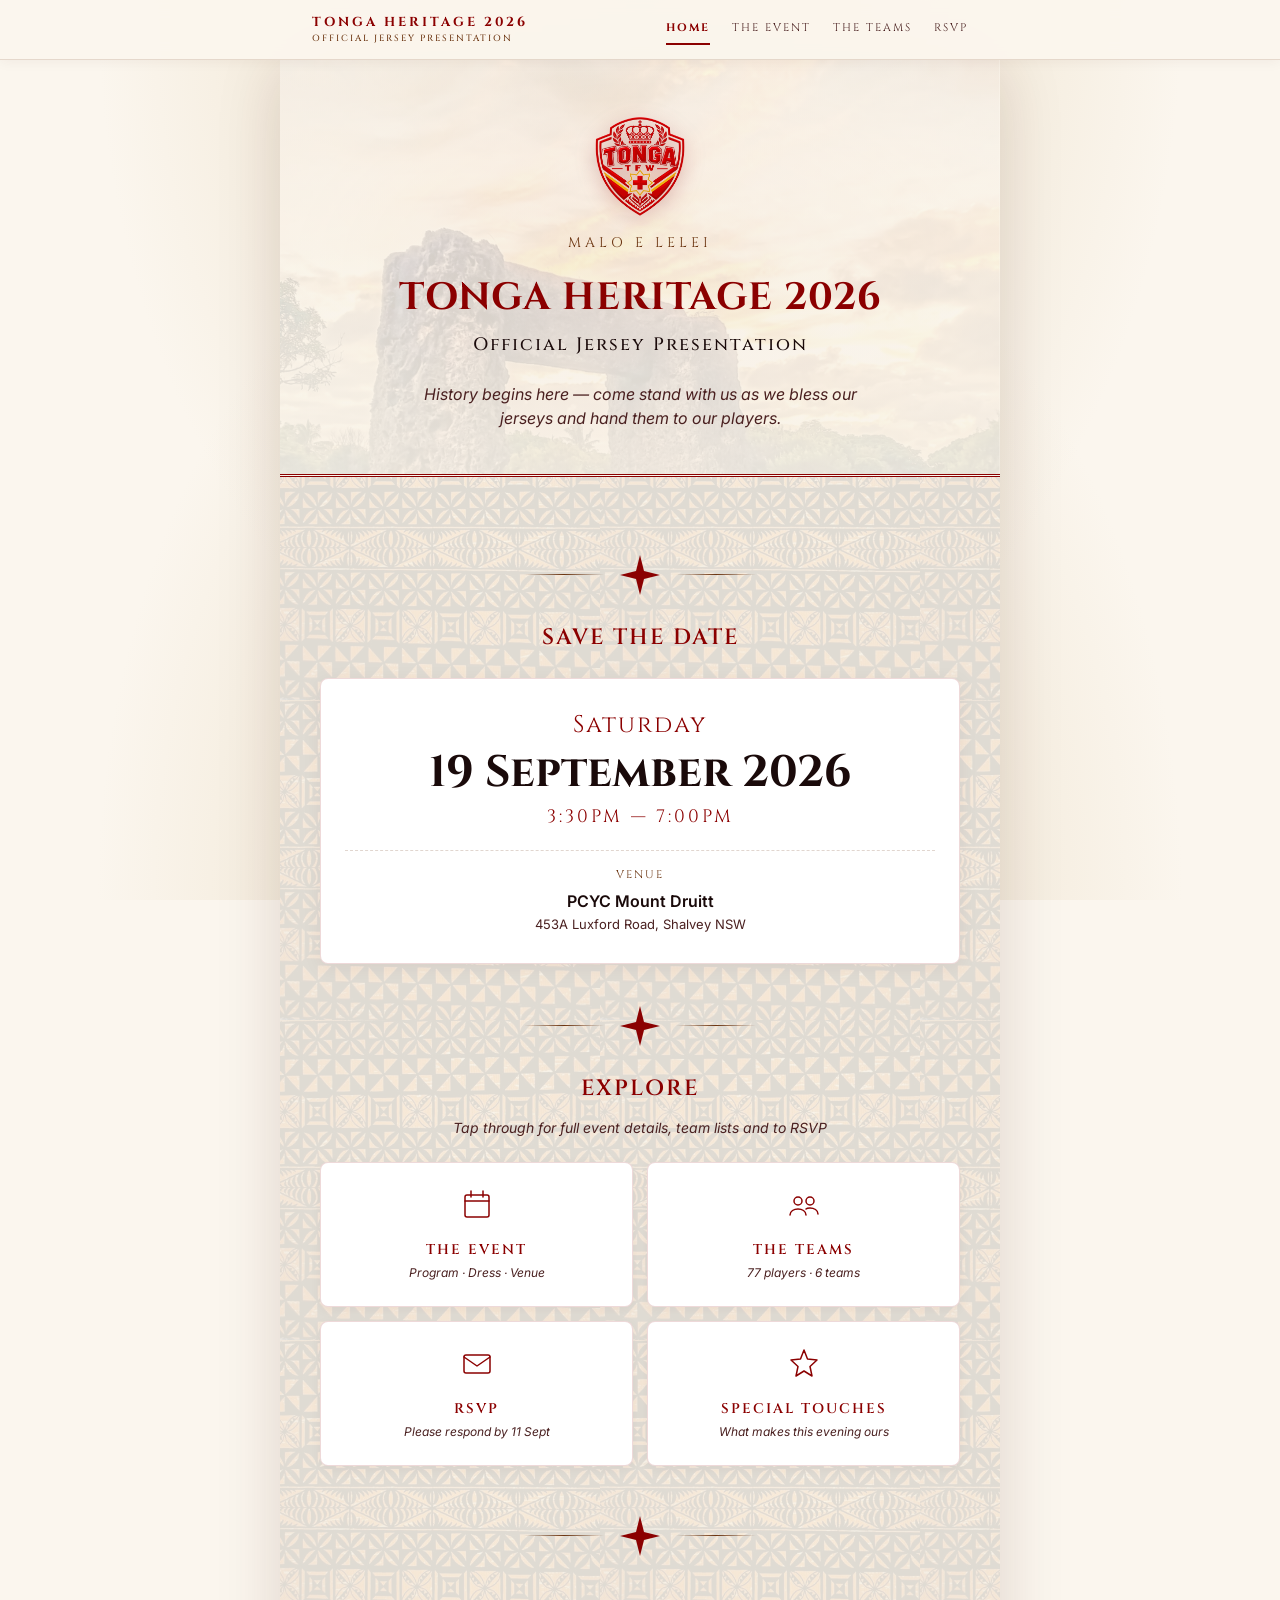
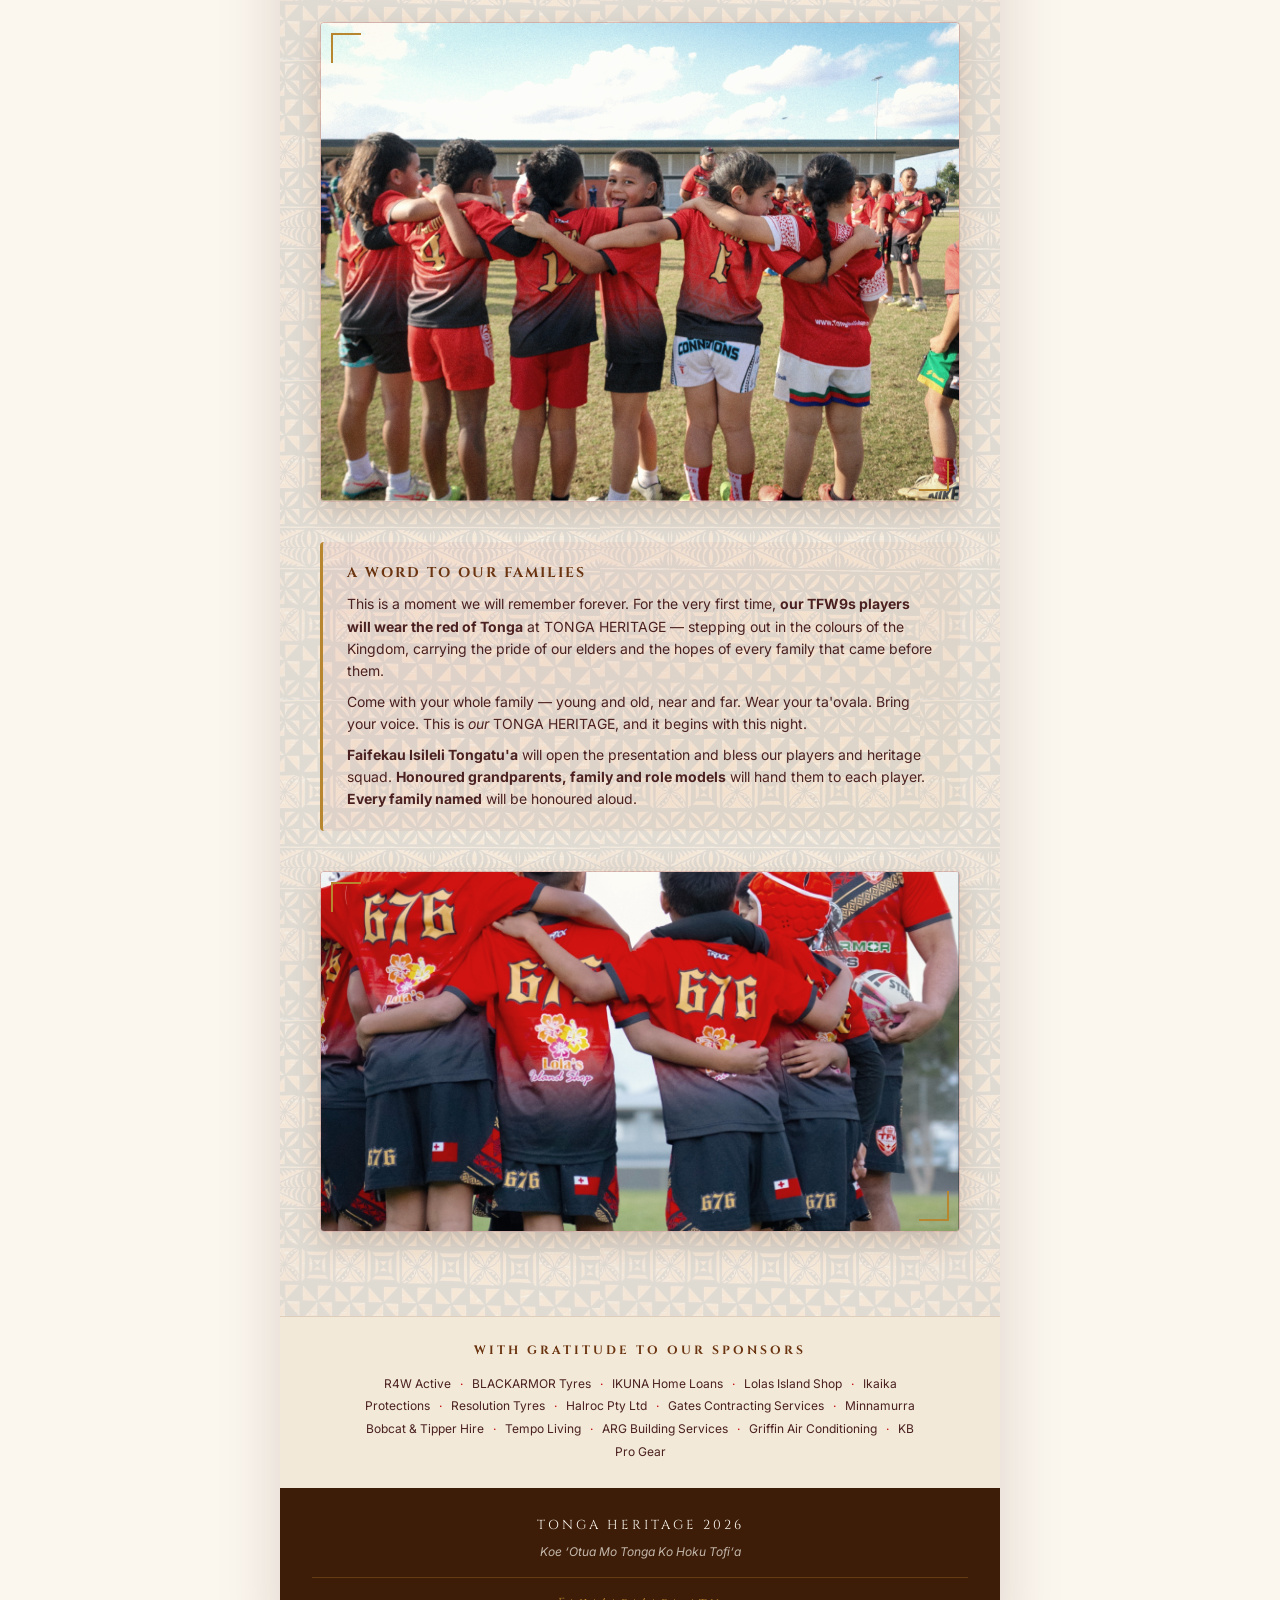
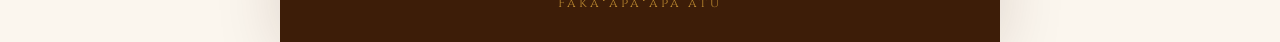
<file: index.html>
<!doctype html>
<html lang="en">
<head>
<meta charset="utf-8" />
<meta name="viewport" content="width=device-width, initial-scale=1" />
<title>TONGA HERITAGE 2026 — Official Jersey Presentation</title>
<meta name="description" content="Malo e lelei. History begins here — join us Saturday 19 September 2026 at PCYC Mount Druitt for the TONGA HERITAGE 2026 Official Jersey Presentation.">
<meta property="og:type" content="website">
<meta property="og:site_name" content="TONGA HERITAGE 2026">
<meta property="og:title" content="TONGA HERITAGE 2026 — Official Jersey Presentation">
<meta property="og:description" content="Saturday 19 September 2026 · 3:30–7:00pm · PCYC Mount Druitt, Shalvey NSW. History begins here — come stand with us as we bless our jerseys and hand them to our players.">
<meta property="og:image" content="https://tonga-heritage-cup-jersey-presentation.pplx.app/og-cover.jpg">
<meta property="og:image:width" content="1200">
<meta property="og:image:height" content="630">
<meta property="og:image:alt" content="TONGA HERITAGE 2026 Official Jersey Presentation">
<meta property="og:url" content="https://tonga-heritage-cup-jersey-presentation.pplx.app/">
<meta name="twitter:card" content="summary_large_image">
<meta name="twitter:title" content="TONGA HERITAGE 2026 — Official Jersey Presentation">
<meta name="twitter:description" content="Sat 19 Sep 2026 · PCYC Mount Druitt, Shalvey NSW. Come stand with us as we bless our jerseys.">
<meta name="twitter:image" content="https://tonga-heritage-cup-jersey-presentation.pplx.app/og-cover.jpg">
<meta name="theme-color" content="#8B0000">
<link rel="icon" type="image/png" href="tonga-tfw-emblem.png">
<link rel="preconnect" href="https://fonts.googleapis.com">
<link rel="preconnect" href="https://fonts.gstatic.com" crossorigin>
<link href="https://fonts.googleapis.com/css2?family=Cinzel:wght@500;600;700&family=Inter:wght@300;400;500;600;700&display=swap" rel="stylesheet">
<link rel="stylesheet" href="shared.css?v=20260918b">
</head>
<body>

<header class="site-header">
  <div class="site-header-inner">
    <a href="index.html" class="brand">
      TONGA HERITAGE 2026
      <small>Official Jersey Presentation</small>
    </a>
    <button class="nav-toggle" aria-label="Open menu" aria-expanded="false">
      <svg width="26" height="26" viewBox="0 0 26 26" fill="none" stroke="currentColor" stroke-width="2" stroke-linecap="round">
        <line x1="4" y1="8" x2="22" y2="8"/>
        <line x1="4" y1="13" x2="22" y2="13"/>
        <line x1="4" y1="18" x2="22" y2="18"/>
      </svg>
    </button>
    <nav class="site-nav">
      <a href="index.html" class="active">Home</a>
      <a href="the-event.html">The Event</a>
      <a href="the-teams.html">The Teams</a>
      <a href="rsvp.html">RSVP</a>
    </nav>
  </div>
</header>
<div class="nav-overlay"></div>

<div class="page page-ngatu">
  <div class="tapa-border" aria-hidden="true"></div>

  <div class="hero hero-haamonga">
    <img src="tonga-tfw-emblem.png" alt="Tonga TFW emblem" class="hero-stamp" />
    <div class="malo">Malo e lelei</div>
    <h1>TONGA HERITAGE 2026</h1>
    <div class="subtitle">Official Jersey Presentation</div>
    <p class="invite-line">
      History begins here — come stand with us as we bless our jerseys
      and hand them to our players.
    </p>
  </div>

  <div class="inner">

    <div class="kupesi-divider">
      <div class="line"></div>
      <svg viewBox="0 0 44 44" fill="currentColor" aria-hidden="true">
        <path d="M22 2 L26 18 L42 22 L26 26 L22 42 L18 26 L2 22 L18 18 Z"/>
        <circle cx="22" cy="22" r="3" fill="none" stroke="currentColor" stroke-width="1.5"/>
      </svg>
      <div class="line"></div>
    </div>

    <h2>Save the Date</h2>

    <div class="details" style="text-align:center;">
      <div style="font-family:'Cinzel',serif; font-size:24px; color:var(--tonga-red-deep); letter-spacing:2px; margin-bottom:8px;">Saturday</div>
      <div style="font-family:'Cinzel',serif; font-size:44px; color:var(--ink); line-height:1; margin-bottom:8px; font-weight:700;">19 September 2026</div>
      <div style="font-family:'Cinzel',serif; font-size:18px; color:var(--tonga-red-deep); letter-spacing:3px; margin-bottom:20px;">3:30PM — 7:00PM</div>
      <div style="border-top:1px dashed rgba(107,52,16,0.2); padding-top:16px; margin-top:8px;">
        <div style="font-family:'Cinzel',serif; font-size:11px; letter-spacing:2px; text-transform:uppercase; color:var(--tapa-brown); margin-bottom:6px;">Venue</div>
        <div style="font-size:16px; color:var(--ink); font-weight:600;">PCYC Mount Druitt</div>
        <div style="font-size:13px; color:var(--ink-soft); margin-top:2px;">453A Luxford Road, Shalvey NSW</div>
      </div>
    </div>

    <div class="kupesi-divider">
      <div class="line"></div>
      <svg viewBox="0 0 44 44" fill="currentColor" aria-hidden="true">
        <path d="M22 2 L26 18 L42 22 L26 26 L22 42 L18 26 L2 22 L18 18 Z"/>
        <circle cx="22" cy="22" r="3" fill="none" stroke="currentColor" stroke-width="1.5"/>
      </svg>
      <div class="line"></div>
    </div>

    <h2>Explore</h2>
    <p class="section-lede">Tap through for full event details, team lists and to RSVP</p>

    <div class="nav-tiles">
      <a href="the-event.html" class="nav-tile">
        <svg viewBox="0 0 36 36" fill="none" stroke="currentColor" stroke-width="1.5" stroke-linecap="round" stroke-linejoin="round">
          <rect x="6" y="8" width="24" height="22" rx="2"/>
          <line x1="6" y1="14" x2="30" y2="14"/>
          <line x1="12" y1="4" x2="12" y2="10"/>
          <line x1="24" y1="4" x2="24" y2="10"/>
        </svg>
        <div class="tile-title">The Event</div>
        <div class="tile-sub">Program · Dress · Venue</div>
      </a>
      <a href="the-teams.html" class="nav-tile">
        <svg viewBox="0 0 36 36" fill="none" stroke="currentColor" stroke-width="1.5" stroke-linecap="round" stroke-linejoin="round">
          <circle cx="12" cy="14" r="4"/>
          <circle cx="24" cy="14" r="4"/>
          <path d="M4 28c0-4 4-6 8-6s8 2 8 6"/>
          <path d="M20 22c1-1 2-1 4-1 4 0 8 2 8 6"/>
        </svg>
        <div class="tile-title">The Teams</div>
        <div class="tile-sub">77 players · 6 teams</div>
      </a>
      <a href="rsvp.html" class="nav-tile">
        <svg viewBox="0 0 36 36" fill="none" stroke="currentColor" stroke-width="1.5" stroke-linecap="round" stroke-linejoin="round">
          <rect x="5" y="9" width="26" height="18" rx="2"/>
          <path d="M5 11l13 9 13-9"/>
        </svg>
        <div class="tile-title">RSVP</div>
        <div class="tile-sub">Please respond by 11 Sept</div>
      </a>
      <a href="the-event.html#special" class="nav-tile">
        <svg viewBox="0 0 36 36" fill="none" stroke="currentColor" stroke-width="1.5" stroke-linecap="round" stroke-linejoin="round">
          <path d="M18 4l3.5 9L31 14l-7 6.5L26 30l-8-5-8 5 2-9.5L5 14l9.5-1z"/>
        </svg>
        <div class="tile-title">Special Touches</div>
        <div class="tile-sub">What makes this evening ours</div>
      </a>
    </div>

    <div class="kupesi-divider">
      <div class="line"></div>
      <svg viewBox="0 0 44 44" fill="currentColor" aria-hidden="true">
        <path d="M22 2 L26 18 L42 22 L26 26 L22 42 L18 26 L2 22 L18 18 Z"/>
        <circle cx="22" cy="22" r="3" fill="none" stroke="currentColor" stroke-width="1.5"/>
      </svg>
      <div class="line"></div>
    </div>

    <figure class="heritage-photo photo-celebration">
      <img src="team-celebration.jpg" alt="Our players celebrating together" />
    </figure>

    <div class="callout">
      <h3>A Word to Our Families</h3>
      <p>
        This is a moment we will remember forever. For the very first time,
        <strong>our TFW9s players will wear the red of Tonga</strong> at TONGA HERITAGE —
        stepping out in the colours of the Kingdom, carrying the pride of our
        elders and the hopes of every family that came before them.
      </p>
      <p>
        Come with your whole family — young and old, near and far. Wear
        your ta'ovala. Bring your voice. This is <em>our</em> TONGA HERITAGE,
        and it begins with this night.
      </p>
      <p>
        <strong>Faifekau Isileli Tongatu'a</strong> will open the presentation and bless our players and heritage squad.
        <strong>Honoured grandparents, family and role models</strong> will hand them to each player.
        <strong>Every family named</strong> will be honoured aloud.
      </p>
    </div>

    <figure class="heritage-photo photo-676">
      <img src="team-huddle-676.jpg" alt="Our 676 players standing as one" />
    </figure>

  </div>

  <div class="sponsors">
    <h3>With gratitude to our sponsors</h3>
    <div class="sponsor-list">
      R4W Active <span class="sep">·</span> BLACKARMOR Tyres <span class="sep">·</span> IKUNA Home Loans <span class="sep">·</span> Lolas Island Shop <span class="sep">·</span> Ikaika Protections <span class="sep">·</span> Resolution Tyres <span class="sep">·</span> Halroc Pty Ltd <span class="sep">·</span> Gates Contracting Services <span class="sep">·</span> Minnamurra Bobcat &amp; Tipper Hire <span class="sep">·</span> Tempo Living <span class="sep">·</span> ARG Building Services <span class="sep">·</span> Griffin Air Conditioning <span class="sep">·</span> KB Pro Gear
    </div>
  </div>

  <div class="footer">
    <div class="kcpd">TONGA HERITAGE 2026</div>
    <div class="tagline">Koe ‘Otua Mo Tonga Ko Hoku Tofi‘a</div>
    <div class="signoff">Fakaʻapaʻapa atu</div>
  </div>

  <div class="tapa-border" aria-hidden="true"></div>

</div>

<script src="nav.js"></script>
</body>
</html>
</file>
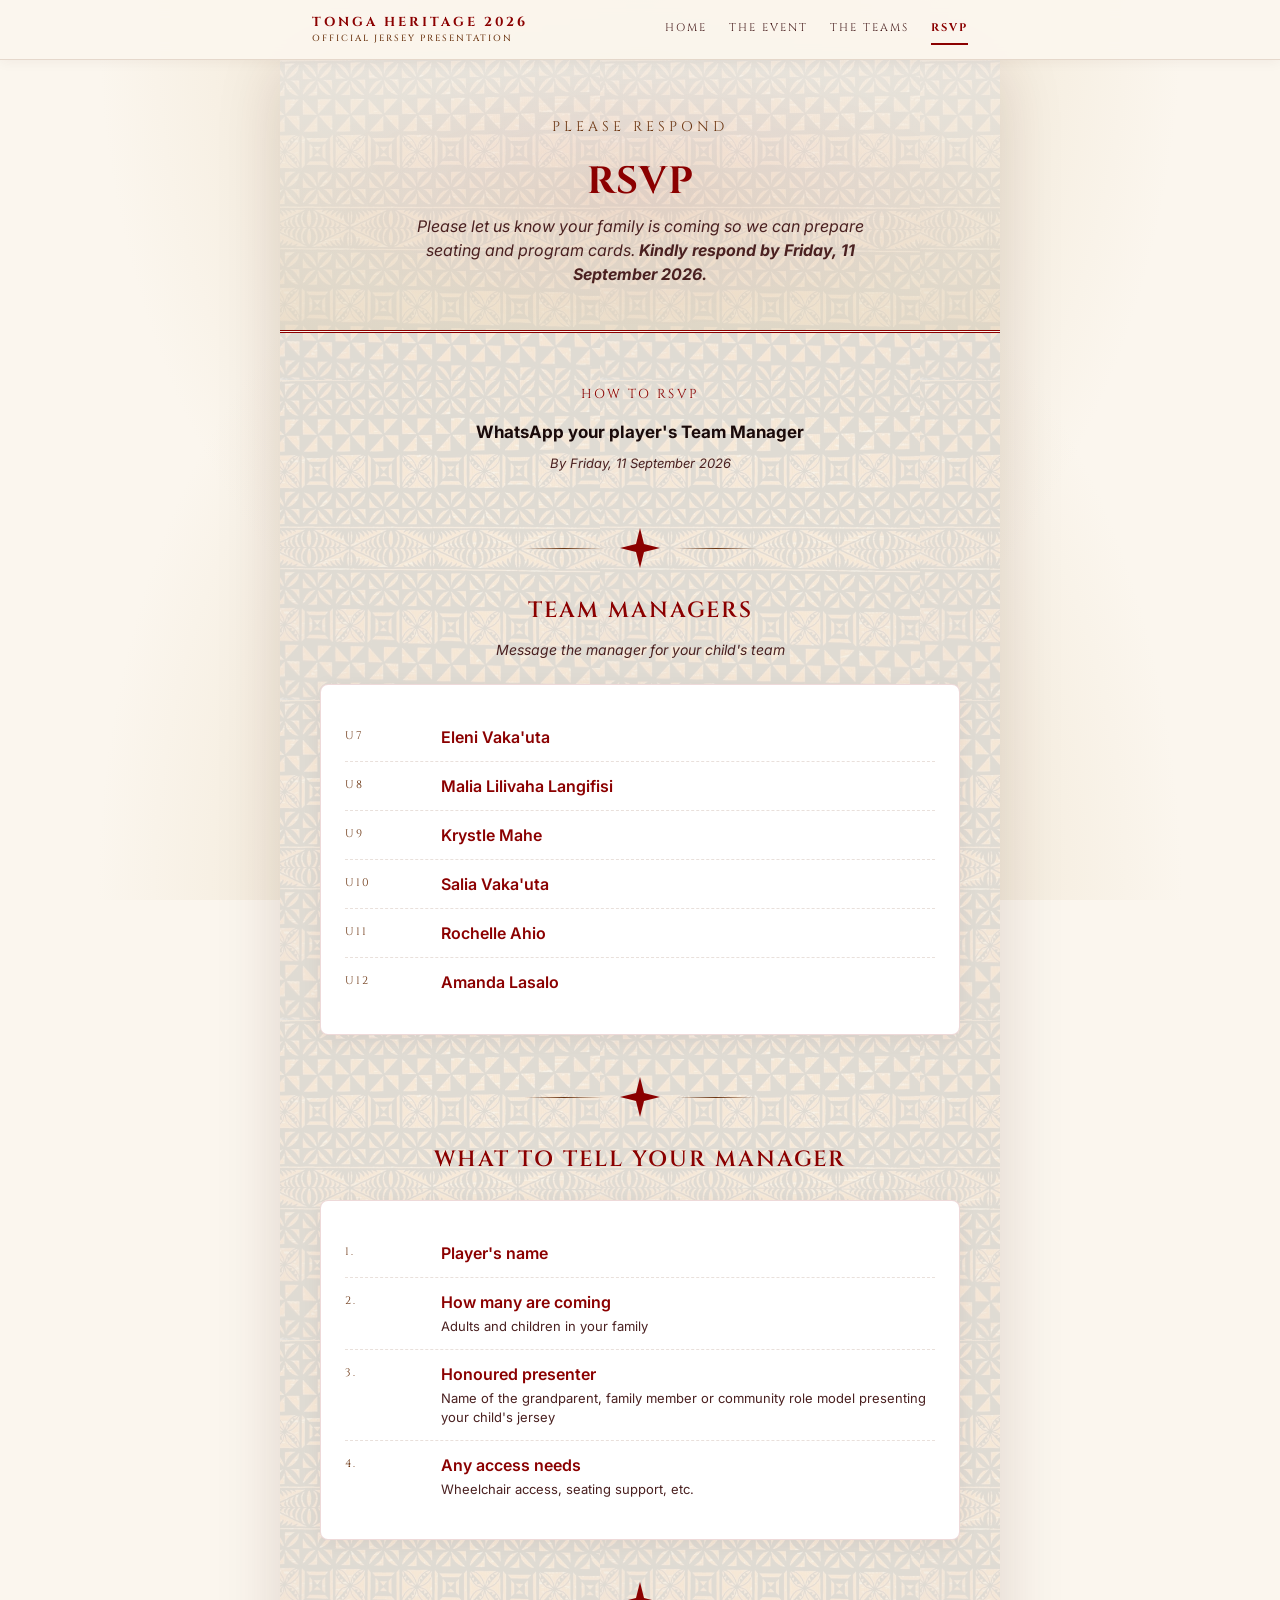
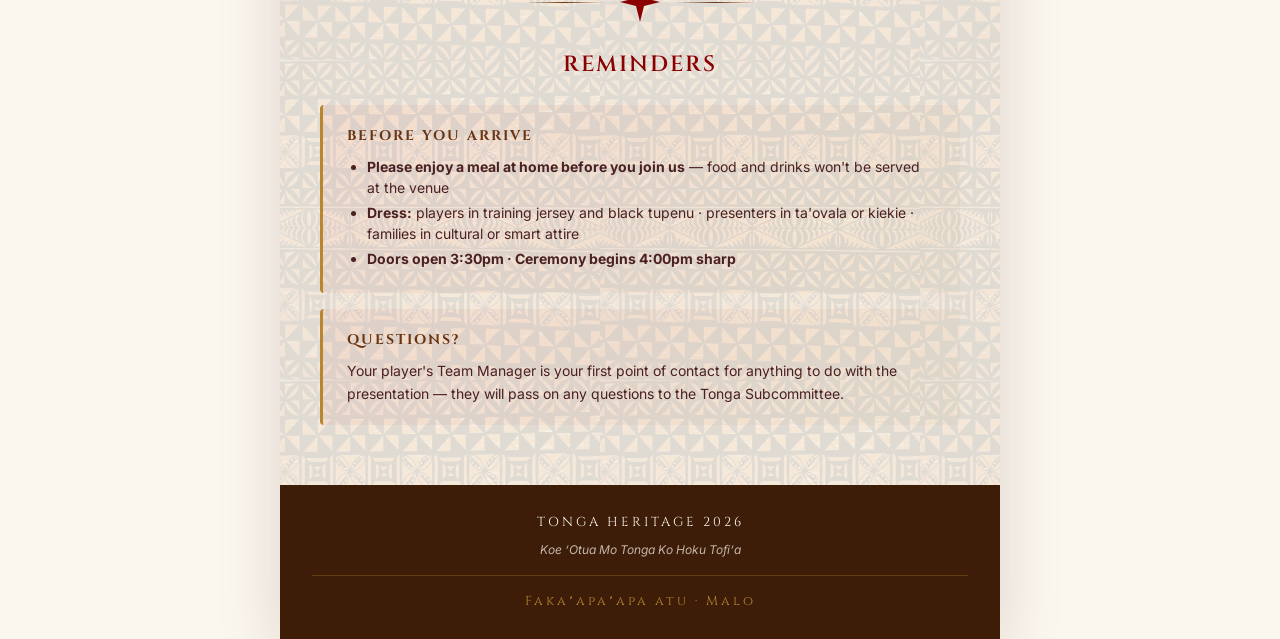
<file: rsvp.html>
<!doctype html>
<html lang="en">
<head>
<meta charset="utf-8" />
<meta name="viewport" content="width=device-width, initial-scale=1" />
<title>RSVP — TONGA HERITAGE 2026 Jersey Presentation</title>
<meta name="description" content="RSVP for the TONGA HERITAGE 2026 Official Jersey Presentation — Saturday 19 September 2026, PCYC Mount Druitt.">
<meta property="og:type" content="website">
<meta property="og:site_name" content="TONGA HERITAGE 2026">
<meta property="og:title" content="TONGA HERITAGE 2026 — Official Jersey Presentation">
<meta property="og:description" content="Saturday 19 September 2026 · 3:30–7:00pm · PCYC Mount Druitt, Shalvey NSW. History begins here — come stand with us as we bless our jerseys and hand them to our players.">
<meta property="og:image" content="https://tonga-heritage-cup-jersey-presentation.pplx.app/og-cover.jpg">
<meta property="og:image:width" content="1200">
<meta property="og:image:height" content="630">
<meta property="og:url" content="https://tonga-heritage-cup-jersey-presentation.pplx.app/rsvp.html">
<meta name="twitter:card" content="summary_large_image">
<meta name="twitter:image" content="https://tonga-heritage-cup-jersey-presentation.pplx.app/og-cover.jpg">
<meta name="theme-color" content="#8B0000">
<link rel="icon" type="image/png" href="tonga-tfw-emblem.png">
<link rel="preconnect" href="https://fonts.googleapis.com">
<link rel="preconnect" href="https://fonts.gstatic.com" crossorigin>
<link href="https://fonts.googleapis.com/css2?family=Cinzel:wght@500;600;700&family=Inter:wght@300;400;500;600;700&display=swap" rel="stylesheet">
<link rel="stylesheet" href="shared.css?v=20260918b">
</head>
<body>

<header class="site-header">
  <div class="site-header-inner">
    <a href="index.html" class="brand">
      TONGA HERITAGE 2026
      <small>Official Jersey Presentation</small>
    </a>
    <button class="nav-toggle" aria-label="Open menu" aria-expanded="false">
      <svg width="26" height="26" viewBox="0 0 26 26" fill="none" stroke="currentColor" stroke-width="2" stroke-linecap="round">
        <line x1="4" y1="8" x2="22" y2="8"/>
        <line x1="4" y1="13" x2="22" y2="13"/>
        <line x1="4" y1="18" x2="22" y2="18"/>
      </svg>
    </button>
    <nav class="site-nav">
      <a href="index.html">Home</a>
      <a href="the-event.html">The Event</a>
      <a href="the-teams.html">The Teams</a>
      <a href="rsvp.html" class="active">RSVP</a>
    </nav>
  </div>
</header>
<div class="nav-overlay"></div>

<div class="page page-ngatu">
  <div class="tapa-border" aria-hidden="true"></div>

  <div class="hero hero-ngatu">
    <div class="malo">Please Respond</div>
    <h1>RSVP</h1>
    <p class="invite-line">
      Please let us know your family is coming so we can prepare seating
      and program cards. <strong>Kindly respond by Friday, 11 September 2026.</strong>
    </p>
  </div>

  <div class="inner">

    <div class="rsvp-block">
      <div style="font-family:'Cinzel',serif; font-size:13px; letter-spacing:0.18em; text-transform:uppercase; color:var(--tonga-red-deep); margin-bottom:14px;">How to RSVP</div>
      <p style="font-size:17px; line-height:1.6; margin:0 0 8px; color:var(--ink);">
        <strong>WhatsApp your player's Team Manager</strong>
      </p>
      <p class="rsvp-note" style="margin-top:6px;">By Friday, 11 September 2026</p>
    </div>

    <div class="kupesi-divider">
      <div class="line"></div>
      <svg viewBox="0 0 44 44" fill="currentColor" aria-hidden="true">
        <path d="M22 2 L26 18 L42 22 L26 26 L22 42 L18 26 L2 22 L18 18 Z"/>
        <circle cx="22" cy="22" r="3" fill="none" stroke="currentColor" stroke-width="1.5"/>
      </svg>
      <div class="line"></div>
    </div>

    <h2>Team Managers</h2>
    <p class="section-lede">Message the manager for your child's team</p>

    <div class="details">
      <div class="detail-row"><div class="label">U7</div><div class="value"><strong>Eleni Vaka'uta</strong></div></div>
      <div class="detail-row"><div class="label">U8</div><div class="value"><strong>Malia Lilivaha Langifisi</strong></div></div>
      <div class="detail-row"><div class="label">U9</div><div class="value"><strong>Krystle Mahe</strong></div></div>
      <div class="detail-row"><div class="label">U10</div><div class="value"><strong>Salia Vaka'uta</strong></div></div>
      <div class="detail-row"><div class="label">U11</div><div class="value"><strong>Rochelle Ahio</strong></div></div>
      <div class="detail-row"><div class="label">U12</div><div class="value"><strong>Amanda Lasalo</strong></div></div>
    </div>

    <div class="kupesi-divider">
      <div class="line"></div>
      <svg viewBox="0 0 44 44" fill="currentColor" aria-hidden="true">
        <path d="M22 2 L26 18 L42 22 L26 26 L22 42 L18 26 L2 22 L18 18 Z"/>
        <circle cx="22" cy="22" r="3" fill="none" stroke="currentColor" stroke-width="1.5"/>
      </svg>
      <div class="line"></div>
    </div>

    <h2>What to Tell Your Manager</h2>

    <div class="details">
      <div class="detail-row">
        <div class="label">1.</div>
        <div class="value"><strong>Player's name</strong></div>
      </div>
      <div class="detail-row">
        <div class="label">2.</div>
        <div class="value"><strong>How many are coming</strong><span class="small">Adults and children in your family</span></div>
      </div>
      <div class="detail-row">
        <div class="label">3.</div>
        <div class="value"><strong>Honoured presenter</strong><span class="small">Name of the grandparent, family member or community role model presenting your child's jersey</span></div>
      </div>
      <div class="detail-row">
        <div class="label">4.</div>
        <div class="value"><strong>Any access needs</strong><span class="small">Wheelchair access, seating support, etc.</span></div>
      </div>
    </div>

    <div class="kupesi-divider">
      <div class="line"></div>
      <svg viewBox="0 0 44 44" fill="currentColor" aria-hidden="true">
        <path d="M22 2 L26 18 L42 22 L26 26 L22 42 L18 26 L2 22 L18 18 Z"/>
        <circle cx="22" cy="22" r="3" fill="none" stroke="currentColor" stroke-width="1.5"/>
      </svg>
      <div class="line"></div>
    </div>

    <h2>Reminders</h2>

    <div class="callout">
      <h3>Before You Arrive</h3>
      <ul>
        <li><strong>Please enjoy a meal at home before you join us</strong> — food and drinks won't be served at the venue</li>
        <li><strong>Dress:</strong> players in training jersey and black tupenu · presenters in ta'ovala or kiekie · families in cultural or smart attire</li>
        <li><strong>Doors open 3:30pm · Ceremony begins 4:00pm sharp</strong></li>
      </ul>
    </div>

    <div class="callout">
      <h3>Questions?</h3>
      <p>
        Your player's Team Manager is your first point of contact for anything to do
        with the presentation — they will pass on any questions to the Tonga Subcommittee.
      </p>
    </div>

  </div>

  <div class="footer">
    <div class="kcpd">TONGA HERITAGE 2026</div>
    <div class="tagline">Koe ‘Otua Mo Tonga Ko Hoku Tofi‘a</div>
    <div class="signoff">Fakaʻapaʻapa atu · Malo</div>
  </div>

  <div class="tapa-border" aria-hidden="true"></div>
</div>

<script src="nav.js"></script>
</body>
</html>
</file>
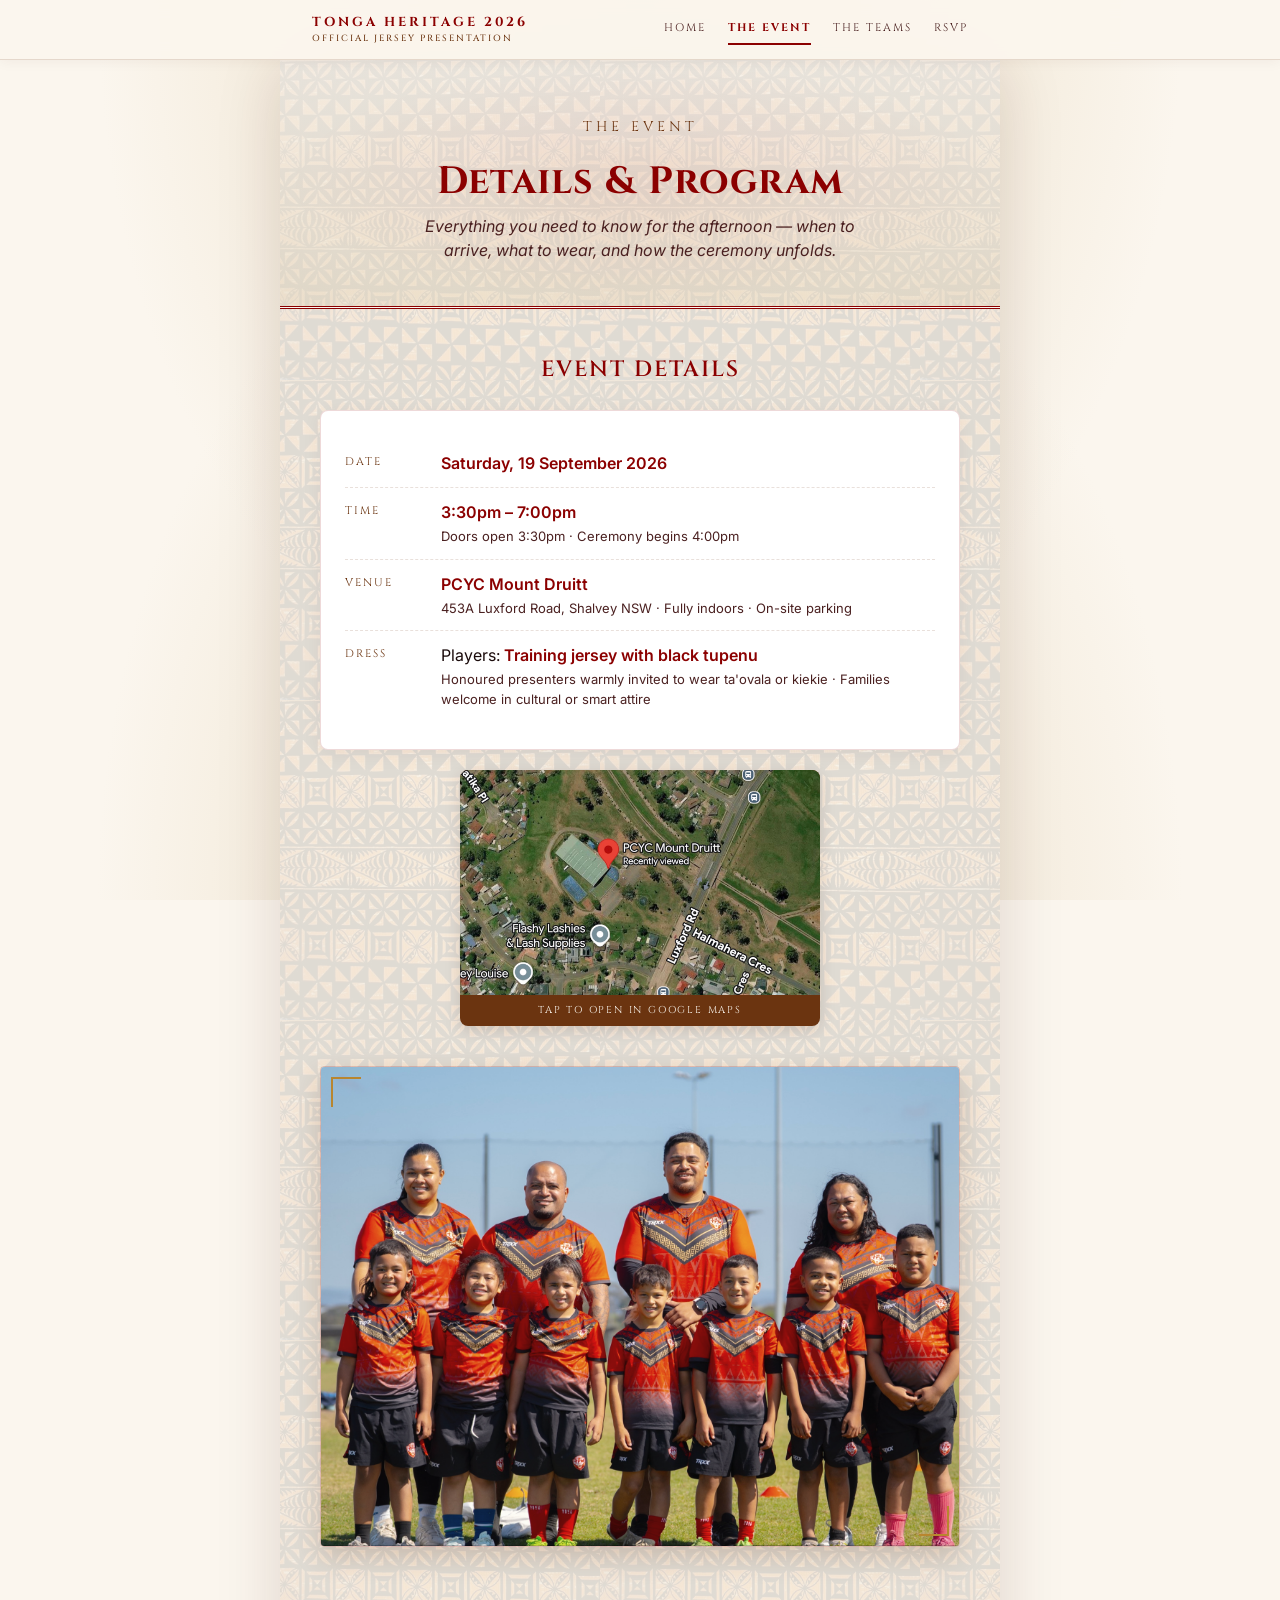
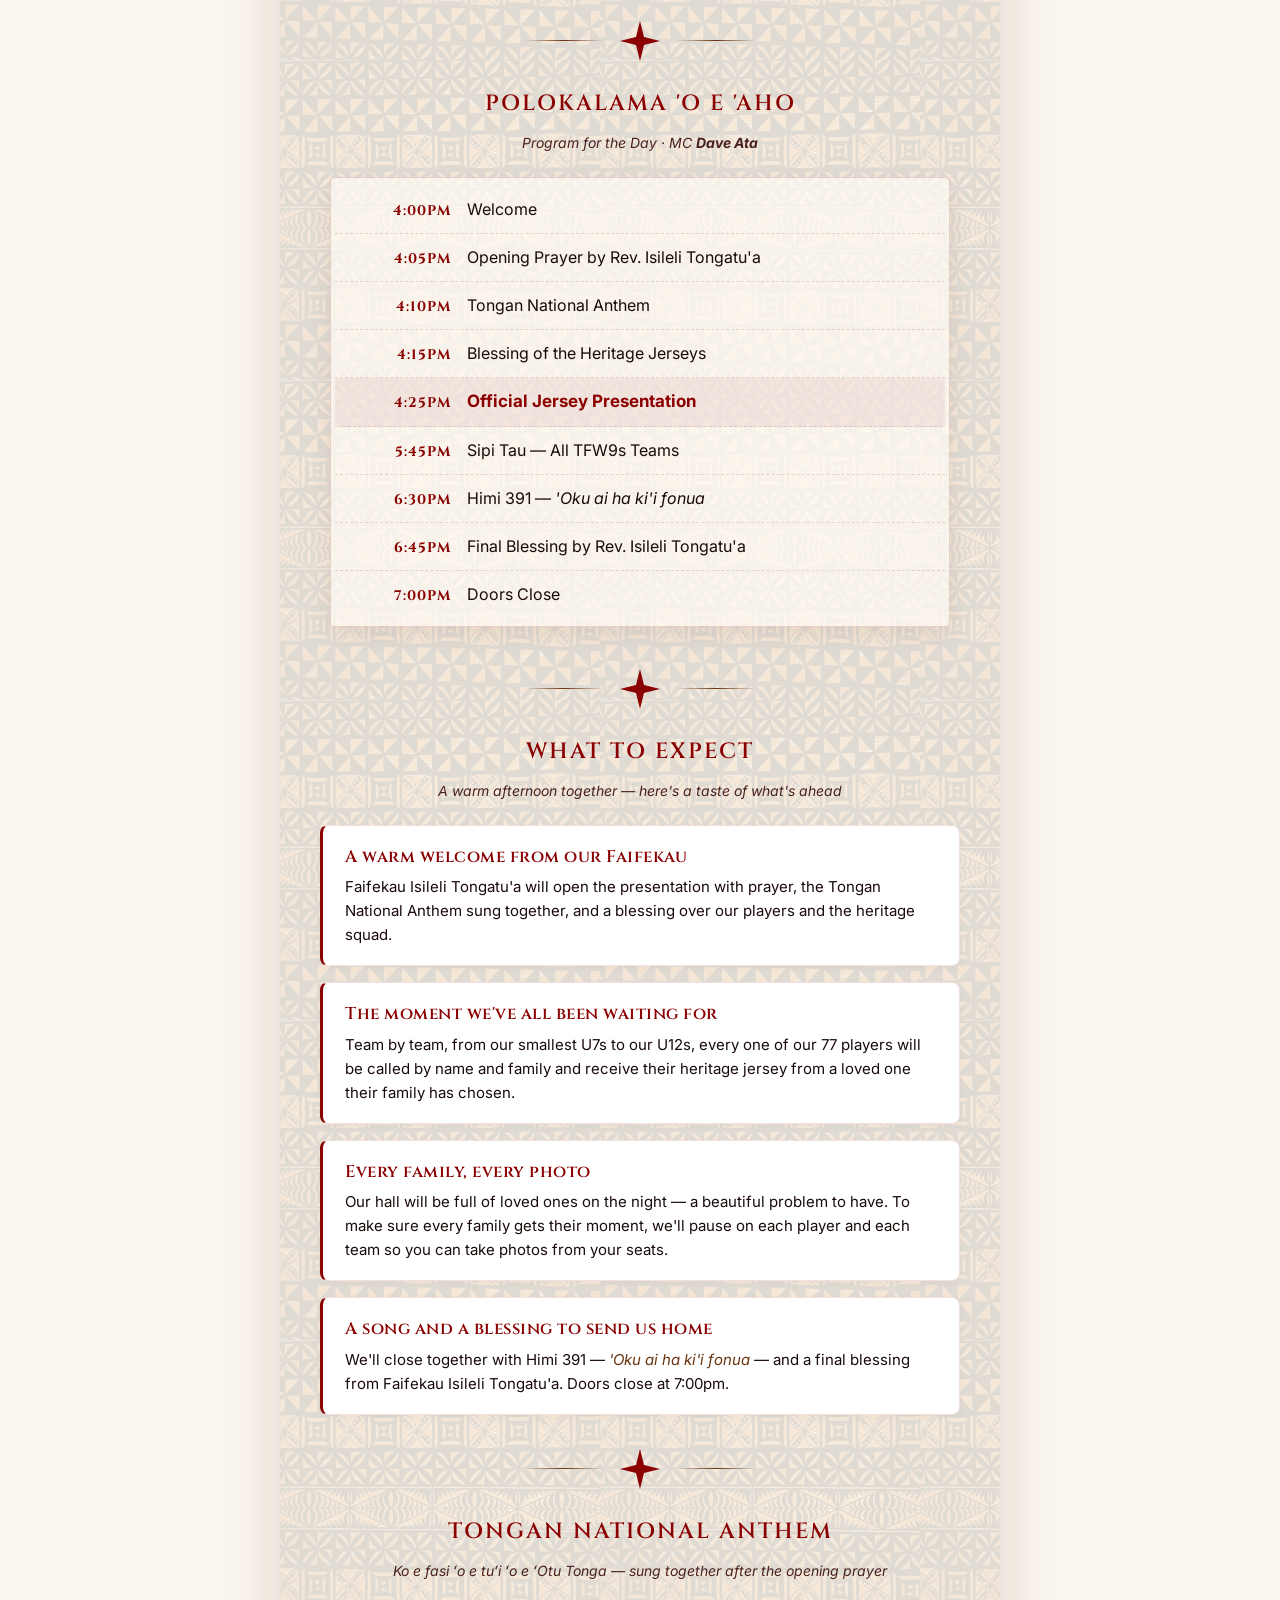
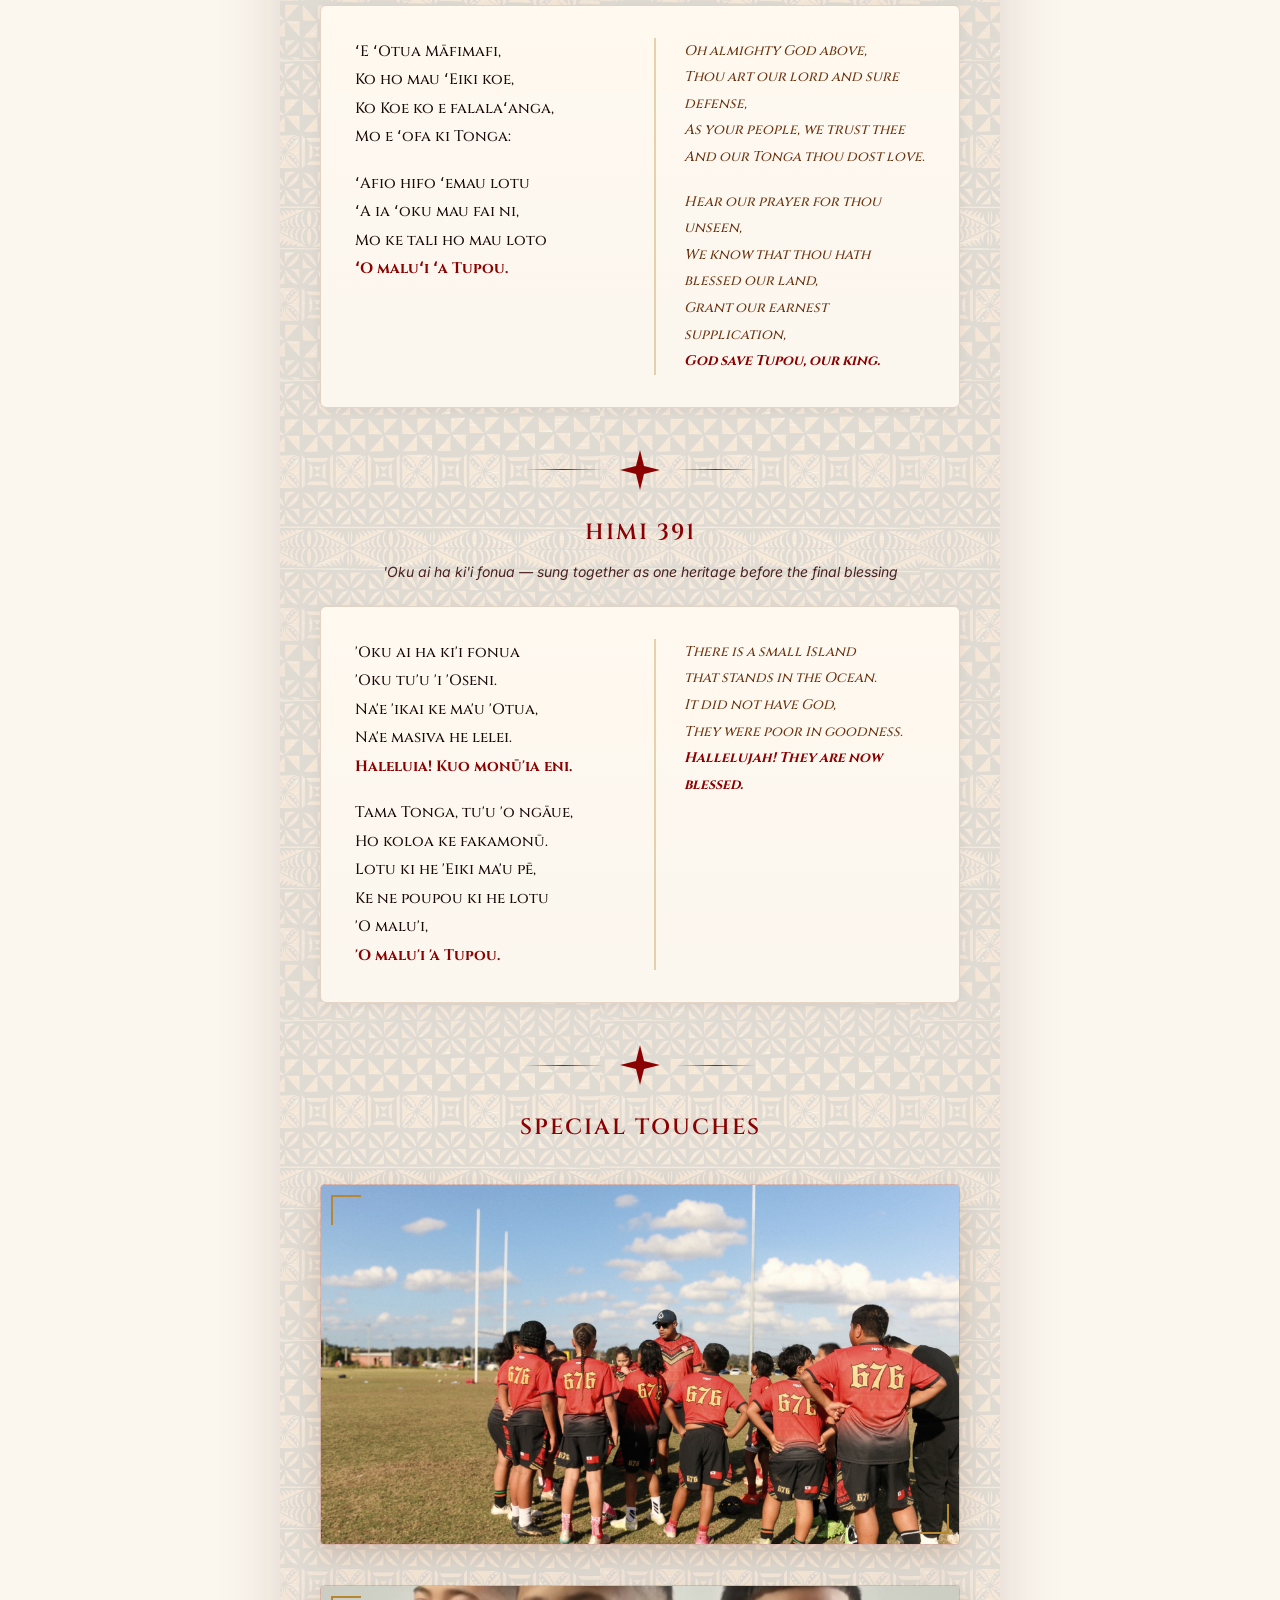
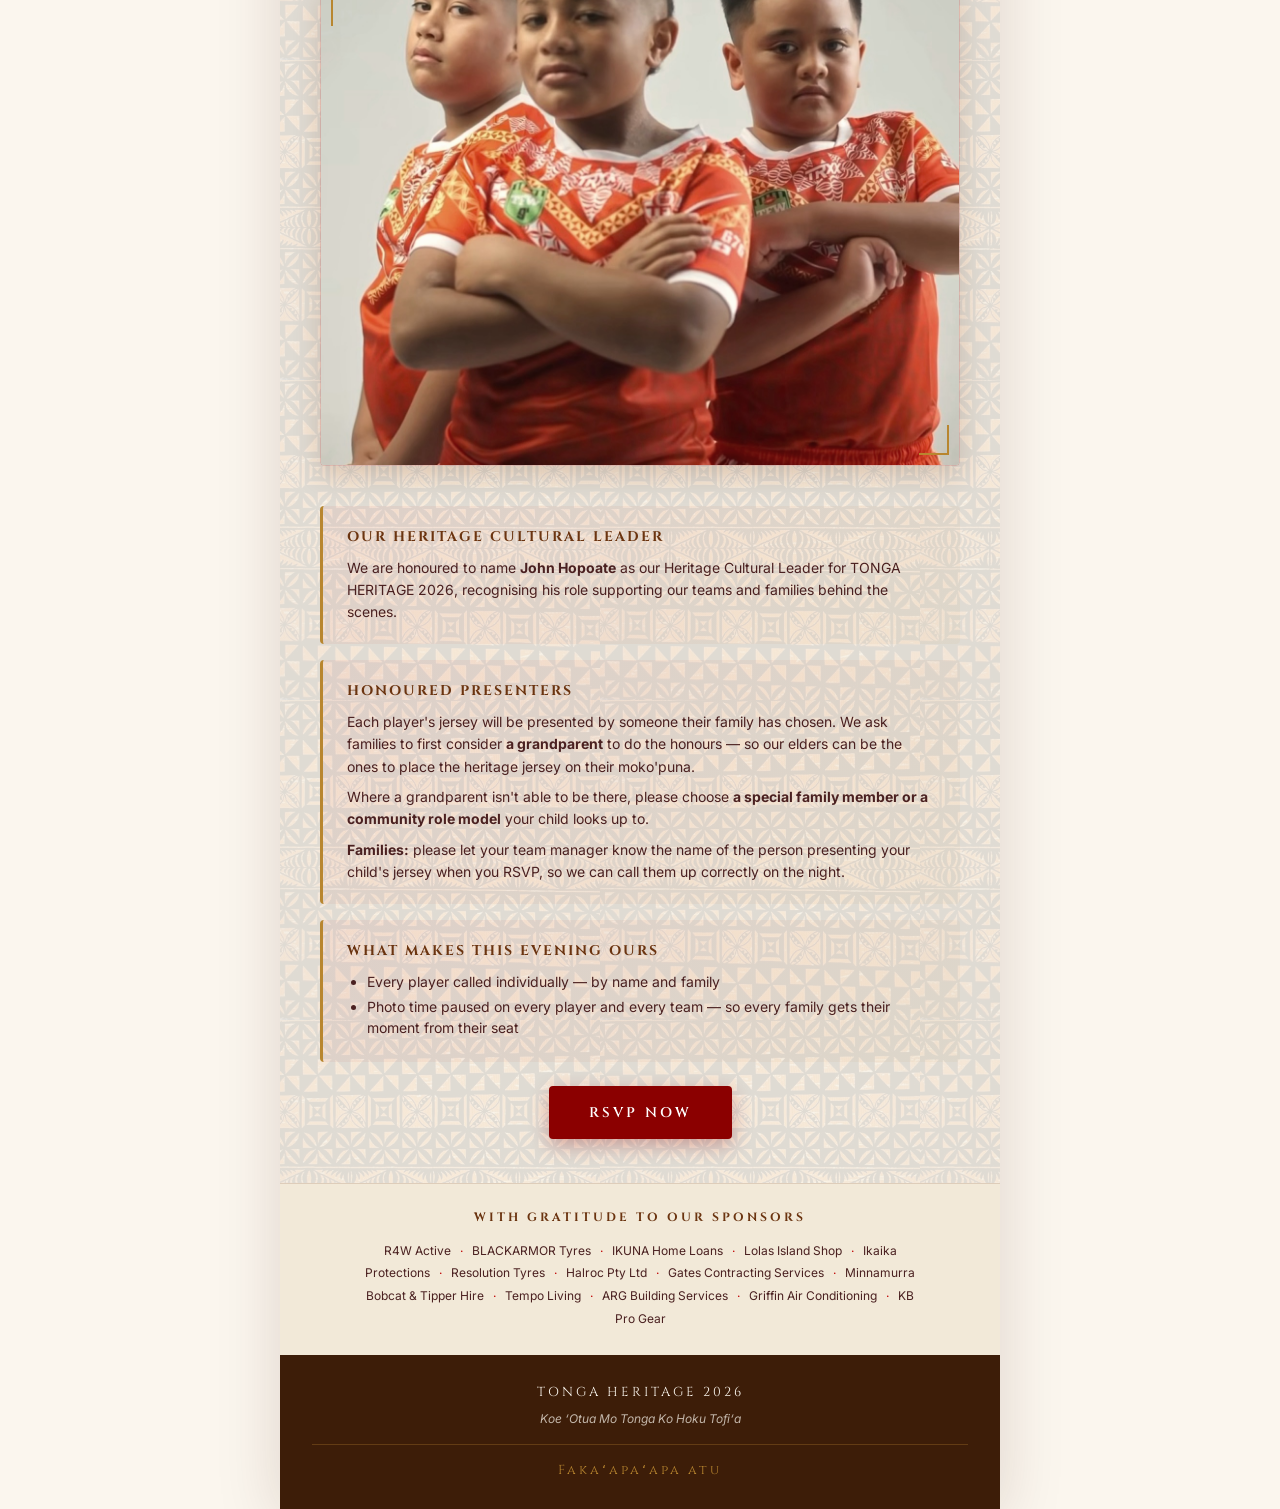
<file: the-event.html>
<!doctype html>
<html lang="en">
<head>
<meta charset="utf-8" />
<meta name="viewport" content="width=device-width, initial-scale=1" />
<title>The Event — TONGA HERITAGE 2026 Jersey Presentation</title>
<meta name="description" content="Details and run sheet for the TONGA HERITAGE 2026 Official Jersey Presentation — Saturday 19 September 2026, PCYC Mount Druitt, Shalvey NSW.">
<meta property="og:type" content="website">
<meta property="og:site_name" content="TONGA HERITAGE 2026">
<meta property="og:title" content="TONGA HERITAGE 2026 — Official Jersey Presentation">
<meta property="og:description" content="Saturday 19 September 2026 · 3:30–7:00pm · PCYC Mount Druitt, Shalvey NSW. History begins here — come stand with us as we bless our jerseys and hand them to our players.">
<meta property="og:image" content="https://tonga-heritage-cup-jersey-presentation.pplx.app/og-cover.jpg">
<meta property="og:image:width" content="1200">
<meta property="og:image:height" content="630">
<meta property="og:url" content="https://tonga-heritage-cup-jersey-presentation.pplx.app/the-event.html">
<meta name="twitter:card" content="summary_large_image">
<meta name="twitter:image" content="https://tonga-heritage-cup-jersey-presentation.pplx.app/og-cover.jpg">
<meta name="theme-color" content="#8B0000">
<link rel="icon" type="image/png" href="tonga-tfw-emblem.png">
<link rel="preconnect" href="https://fonts.googleapis.com">
<link rel="preconnect" href="https://fonts.gstatic.com" crossorigin>
<link href="https://fonts.googleapis.com/css2?family=Cinzel:wght@500;600;700&family=Inter:wght@300;400;500;600;700&display=swap" rel="stylesheet">
<link rel="stylesheet" href="shared.css?v=20260918b">
</head>
<body>

<header class="site-header">
  <div class="site-header-inner">
    <a href="index.html" class="brand">
      TONGA HERITAGE 2026
      <small>Official Jersey Presentation</small>
    </a>
    <button class="nav-toggle" aria-label="Open menu" aria-expanded="false">
      <svg width="26" height="26" viewBox="0 0 26 26" fill="none" stroke="currentColor" stroke-width="2" stroke-linecap="round">
        <line x1="4" y1="8" x2="22" y2="8"/>
        <line x1="4" y1="13" x2="22" y2="13"/>
        <line x1="4" y1="18" x2="22" y2="18"/>
      </svg>
    </button>
    <nav class="site-nav">
      <a href="index.html">Home</a>
      <a href="the-event.html" class="active">The Event</a>
      <a href="the-teams.html">The Teams</a>
      <a href="rsvp.html">RSVP</a>
    </nav>
  </div>
</header>
<div class="nav-overlay"></div>

<div class="page page-ngatu">
  <div class="tapa-border" aria-hidden="true"></div>

  <div class="hero hero-ngatu">
    <div class="malo">The Event</div>
    <h1>Details &amp; Program</h1>
    <p class="invite-line">
      Everything you need to know for the afternoon —
      when to arrive, what to wear, and how the ceremony unfolds.
    </p>
  </div>

  <div class="inner">

    <h2>Event Details</h2>

    <div class="details">
      <div class="detail-row">
        <div class="label">Date</div>
        <div class="value"><strong>Saturday, 19 September 2026</strong></div>
      </div>
      <div class="detail-row">
        <div class="label">Time</div>
        <div class="value">
          <strong>3:30pm – 7:00pm</strong>
          <span class="small">Doors open 3:30pm · Ceremony begins 4:00pm</span>
        </div>
      </div>
      <div class="detail-row">
        <div class="label">Venue</div>
        <div class="value">
          <strong>PCYC Mount Druitt</strong>
          <span class="small">453A Luxford Road, Shalvey NSW · Fully indoors · On-site parking</span>
        </div>
      </div>
      <div class="detail-row">
        <div class="label">Dress</div>
        <div class="value">
          Players: <strong>Training jersey with black tupenu</strong>
          <span class="small">Honoured presenters warmly invited to wear ta'ovala or kiekie · Families welcome in cultural or smart attire</span>
        </div>
      </div>
    </div>

    <a href="https://www.google.com/maps/place/PCYC+Mount+Druitt,+453A+Luxford+Rd,+Shalvey+NSW+2770/@-33.7318861,150.8010413,15z/data=!4m6!3m5!1s0x6b129b1023567b5d:0xcab98c5d81f4c675!8m2!3d-33.7318861!4d150.8010413" target="_blank" rel="noopener" class="map-card map-card-small">
      <img src="venue-map.jpg" alt="Aerial map of PCYC Mount Druitt, 453A Luxford Road, Shalvey NSW">
      <div class="map-caption">Tap to open in Google Maps</div>
    </a>

    <figure class="heritage-photo photo-jerseys">
      <img src="team-jerseys.jpg" alt="Our players in the red of Tonga" />
    </figure>

    <div class="kupesi-divider">
      <div class="line"></div>
      <svg viewBox="0 0 44 44" fill="currentColor" aria-hidden="true">
        <path d="M22 2 L26 18 L42 22 L26 26 L22 42 L18 26 L2 22 L18 18 Z"/>
        <circle cx="22" cy="22" r="3" fill="none" stroke="currentColor" stroke-width="1.5"/>
      </svg>
      <div class="line"></div>
    </div>

    <h2>Polokalama 'o e 'Aho</h2>
    <p class="section-lede">Program for the Day · MC <strong>Dave Ata</strong></p>

    <div class="polokalama">
      <div class="pl-row"><div class="pl-time">4:00PM</div><div class="pl-item">Welcome</div></div>
      <div class="pl-row"><div class="pl-time">4:05PM</div><div class="pl-item">Opening Prayer by Rev. Isileli Tongatu'a</div></div>
      <div class="pl-row"><div class="pl-time">4:10PM</div><div class="pl-item">Tongan National Anthem</div></div>
      <div class="pl-row"><div class="pl-time">4:15PM</div><div class="pl-item">Blessing of the Heritage Jerseys</div></div>
      <div class="pl-row pl-row-feature"><div class="pl-time">4:25PM</div><div class="pl-item">Official Jersey Presentation</div></div>
      <div class="pl-row"><div class="pl-time">5:45PM</div><div class="pl-item">Sipi Tau — All TFW9s Teams</div></div>
      <div class="pl-row"><div class="pl-time">6:30PM</div><div class="pl-item">Himi 391 — <em>'Oku ai ha ki'i fonua</em></div></div>
      <div class="pl-row"><div class="pl-time">6:45PM</div><div class="pl-item">Final Blessing by Rev. Isileli Tongatu'a</div></div>
      <div class="pl-row"><div class="pl-time">7:00PM</div><div class="pl-item">Doors Close</div></div>
    </div>

    <div class="kupesi-divider">
      <div class="line"></div>
      <svg viewBox="0 0 44 44" fill="currentColor" aria-hidden="true">
        <path d="M22 2 L26 18 L42 22 L26 26 L22 42 L18 26 L2 22 L18 18 Z"/>
        <circle cx="22" cy="22" r="3" fill="none" stroke="currentColor" stroke-width="1.5"/>
      </svg>
      <div class="line"></div>
    </div>

    <h2>What to Expect</h2>
    <p class="section-lede">A warm afternoon together — here's a taste of what's ahead</p>

    <div class="expect-list">
      <div class="expect-item">
        <div class="expect-title">A warm welcome from our Faifekau</div>
        <div class="expect-body">Faifekau Isileli Tongatu'a will open the presentation with prayer, the Tongan National Anthem sung together, and a blessing over our players and the heritage squad.</div>
      </div>
      <div class="expect-item">
        <div class="expect-title">The moment we've all been waiting for</div>
        <div class="expect-body">Team by team, from our smallest U7s to our U12s, every one of our 77 players will be called by name and family and receive their heritage jersey from a loved one their family has chosen.</div>
      </div>
      <div class="expect-item">
        <div class="expect-title">Every family, every photo</div>
        <div class="expect-body">Our hall will be full of loved ones on the night — a beautiful problem to have. To make sure every family gets their moment, we'll pause on each player and each team so you can take photos from your seats.</div>
      </div>
      <div class="expect-item">
        <div class="expect-title">A song and a blessing to send us home</div>
        <div class="expect-body">We'll close together with Himi 391 — <em>'Oku ai ha ki'i fonua</em> — and a final blessing from Faifekau Isileli Tongatu'a. Doors close at 7:00pm.</div>
      </div>
    </div>

    <div class="kupesi-divider">
      <div class="line"></div>
      <svg viewBox="0 0 44 44" fill="currentColor" aria-hidden="true">
        <path d="M22 2 L26 18 L42 22 L26 26 L22 42 L18 26 L2 22 L18 18 Z"/>
        <circle cx="22" cy="22" r="3" fill="none" stroke="currentColor" stroke-width="1.5"/>
      </svg>
      <div class="line"></div>
    </div>

    <h2>Tongan National Anthem</h2>
    <p class="section-lede"><em>Ko e fasi ʻo e tuʻi ʻo e ʻOtu Tonga</em> — sung together after the opening prayer</p>

    <div class="hymn">
      <div class="hymn-tongan">
        <p>ʻE ʻOtua Māfimafi,<br/>
        Ko ho mau ʻEiki koe,<br/>
        Ko Koe ko e falalaʻanga,<br/>
        Mo e ʻofa ki Tonga:</p>

        <p>ʻAfio hifo ʻemau lotu<br/>
        ʻA ia ʻoku mau fai ni,<br/>
        Mo ke tali ho mau loto<br/>
        <strong>ʻO maluʻi ʻa Tupou.</strong></p>
      </div>
      <div class="hymn-english">
        <p><em>Oh almighty God above,<br/>
        Thou art our lord and sure defense,<br/>
        As your people, we trust thee<br/>
        And our Tonga thou dost love.</em></p>

        <p><em>Hear our prayer for thou unseen,<br/>
        We know that thou hath blessed our land,<br/>
        Grant our earnest supplication,<br/>
        <strong>God save Tupou, our king.</strong></em></p>
      </div>
    </div>

    <div class="kupesi-divider">
      <div class="line"></div>
      <svg viewBox="0 0 44 44" fill="currentColor" aria-hidden="true">
        <path d="M22 2 L26 18 L42 22 L26 26 L22 42 L18 26 L2 22 L18 18 Z"/>
        <circle cx="22" cy="22" r="3" fill="none" stroke="currentColor" stroke-width="1.5"/>
      </svg>
      <div class="line"></div>
    </div>

    <h2>Himi 391</h2>
    <p class="section-lede"><em>'Oku ai ha ki'i fonua</em> — sung together as one heritage before the final blessing</p>

    <div class="hymn">
      <div class="hymn-tongan">
        <p>'Oku ai ha ki'i fonua<br/>
        'Oku tu'u 'i 'Oseni.<br/>
        Na'e 'ikai ke ma'u 'Otua,<br/>
        Na'e masiva he lelei.<br/>
        <strong>Haleluia! Kuo monū'ia eni.</strong></p>

        <p>Tama Tonga, tu'u 'o ngāue,<br/>
        Ho koloa ke fakamonū.<br/>
        Lotu ki he 'Eiki ma'u pē,<br/>
        Ke ne poupou ki he lotu<br/>
        'O malu'i,<br/>
        <strong>'O malu'i 'a Tupou.</strong></p>
      </div>
      <div class="hymn-english">
        <p><em>There is a small Island<br/>
        that stands in the Ocean.<br/>
        It did not have God,<br/>
        They were poor in goodness.<br/>
        <strong>Hallelujah! They are now blessed.</strong></em></p>
      </div>
    </div>

    <div class="kupesi-divider" id="special">
      <div class="line"></div>
      <svg viewBox="0 0 44 44" fill="currentColor" aria-hidden="true">
        <path d="M22 2 L26 18 L42 22 L26 26 L22 42 L18 26 L2 22 L18 18 Z"/>
        <circle cx="22" cy="22" r="3" fill="none" stroke="currentColor" stroke-width="1.5"/>
      </svg>
      <div class="line"></div>
    </div>

    <h2>Special Touches</h2>

    <figure class="heritage-photo photo-field-huddle">
      <img src="team-field-huddle.jpg" alt="Our full squad huddled together on the field" />
    </figure>

    <figure class="heritage-photo photo-hopoate">
      <img src="hopoate-jersey-still.jpg" alt="Three of our players standing proud in the heritage jerseys" />
    </figure>

    <div class="callout">
      <h3>Our Heritage Cultural Leader</h3>
      <p>
        We are honoured to name <strong>John Hopoate</strong> as our Heritage
        Cultural Leader for TONGA HERITAGE 2026, recognising his role
        supporting our teams and families behind the scenes.
      </p>
    </div>

    <div class="callout">
      <h3>Honoured Presenters</h3>
      <p>
        Each player's jersey will be presented by someone their family has chosen.
        We ask families to first consider <strong>a grandparent</strong> to do the honours
        — so our elders can be the ones to place the heritage jersey on their moko'puna.
      </p>
      <p>
        Where a grandparent isn't able to be there, please choose
        <strong>a special family member or a community role model</strong> your
        child looks up to.
      </p>
      <p>
        <strong>Families:</strong> please let your team manager know the name
        of the person presenting your child's jersey when you RSVP, so we can
        call them up correctly on the night.
      </p>
    </div>

    <div class="callout">
      <h3>What Makes This Evening Ours</h3>
      <ul>
        <li>Every player called individually — by name and family</li>
        <li>Photo time paused on every player and every team — so every family gets their moment from their seat</li>
      </ul>
    </div>

    <div style="text-align:center; margin-top:24px;">
      <a href="rsvp.html" class="rsvp-btn">RSVP Now</a>
    </div>

  </div>

  <div class="sponsors">
    <h3>With gratitude to our sponsors</h3>
    <div class="sponsor-list">
      R4W Active <span class="sep">·</span> BLACKARMOR Tyres <span class="sep">·</span> IKUNA Home Loans <span class="sep">·</span> Lolas Island Shop <span class="sep">·</span> Ikaika Protections <span class="sep">·</span> Resolution Tyres <span class="sep">·</span> Halroc Pty Ltd <span class="sep">·</span> Gates Contracting Services <span class="sep">·</span> Minnamurra Bobcat &amp; Tipper Hire <span class="sep">·</span> Tempo Living <span class="sep">·</span> ARG Building Services <span class="sep">·</span> Griffin Air Conditioning <span class="sep">·</span> KB Pro Gear
    </div>
  </div>

  <div class="footer">
    <div class="kcpd">TONGA HERITAGE 2026</div>
    <div class="tagline">Koe ‘Otua Mo Tonga Ko Hoku Tofi‘a</div>
    <div class="signoff">Fakaʻapaʻapa atu</div>
  </div>

  <div class="tapa-border" aria-hidden="true"></div>
</div>

<script src="nav.js"></script>
</body>
</html>
</file>
<file: shared.css>
:root {
  --tonga-red: #C10000;
  --tonga-red-deep: #8B0000;
  --tonga-white: #FFFFFF;
  --ink: #1A0A0A;
  --ink-soft: #4A2020;
  --cream: #FBF6EE;
  --cream-deep: #F2E9D8;
  --gold: #B8862F;
  --tapa-brown: #6B3410;
  --tapa-dark: #3D1D08;
}

* { box-sizing: border-box; }

html, body {
  margin: 0;
  padding: 0;
  font-family: 'Inter', system-ui, sans-serif;
  color: var(--ink);
  background:
    radial-gradient(ellipse at top, #E8D9BE 0%, transparent 60%),
    radial-gradient(ellipse at bottom, #E8D9BE 0%, transparent 60%),
    var(--cream);
  background-attachment: fixed;
  line-height: 1.5;
  -webkit-font-smoothing: antialiased;
}

a { color: inherit; }

/* Tapa border removed — keep class present but hidden so old markup doesn't break layout */
.tapa-border { display: none; }

/* (legacy) Ngatu SVG border — multi-band Tongan pattern (zigzag → triangle row → diamond kupesi → arch scallops → triangle row → zigzag) */
.tapa-border {
  height: 70px;
  background-image: url("data:image/svg+xml;utf8,<svg xmlns='http://www.w3.org/2000/svg' viewBox='0 0 48 70' preserveAspectRatio='xMidYMid slice'><rect width='48' height='70' fill='%236B3410'/><path d='M0 5 L4 3 L8 6 L12 3 L16 6 L20 3 L24 6 L28 3 L32 6 L36 3 L40 6 L44 3 L48 6' fill='none' stroke='%23FBF6EE' stroke-width='0.7'/><path d='M0 13 L2 9 L4 13 Z M4 9 L6 13 L8 9 Z M8 13 L10 9 L12 13 Z M12 9 L14 13 L16 9 Z M16 13 L18 9 L20 13 Z M20 9 L22 13 L24 9 Z M24 13 L26 9 L28 13 Z M28 9 L30 13 L32 9 Z M32 13 L34 9 L36 13 Z M36 9 L38 13 L40 9 Z M40 13 L42 9 L44 13 Z M44 9 L46 13 L48 9 Z' fill='%23FBF6EE'/><path d='M0 20 A4.0 4 0 0 1 8 20 A4.0 4 0 0 1 16 20 A4.0 4 0 0 1 24 20 A4.0 4 0 0 1 32 20 A4.0 4 0 0 1 40 20 A4.0 4 0 0 1 48 20' fill='none' stroke='%23FBF6EE' stroke-width='0.7'/><path d='M24.0 22 L48 33 L24.0 44 L0 33 Z' fill='none' stroke='%23FBF6EE' stroke-width='0.9'/><ellipse cx='24.0' cy='27' rx='10' ry='2.2' fill='none' stroke='%23FBF6EE' stroke-width='0.5'/><line x1='14.0' y1='27' x2='34.0' y2='27' stroke='%23FBF6EE' stroke-width='0.4'/><line x1='16.5' y1='25.1' x2='16.5' y2='28.9' stroke='%23FBF6EE' stroke-width='0.3'/><line x1='19.0' y1='25.1' x2='19.0' y2='28.9' stroke='%23FBF6EE' stroke-width='0.3'/><line x1='21.5' y1='25.1' x2='21.5' y2='28.9' stroke='%23FBF6EE' stroke-width='0.3'/><line x1='24.0' y1='25.1' x2='24.0' y2='28.9' stroke='%23FBF6EE' stroke-width='0.3'/><line x1='26.5' y1='25.1' x2='26.5' y2='28.9' stroke='%23FBF6EE' stroke-width='0.3'/><line x1='29.0' y1='25.1' x2='29.0' y2='28.9' stroke='%23FBF6EE' stroke-width='0.3'/><line x1='31.5' y1='25.1' x2='31.5' y2='28.9' stroke='%23FBF6EE' stroke-width='0.3'/><ellipse cx='24.0' cy='33' rx='10' ry='2.2' fill='none' stroke='%23FBF6EE' stroke-width='0.5'/><line x1='14.0' y1='33' x2='34.0' y2='33' stroke='%23FBF6EE' stroke-width='0.4'/><line x1='16.5' y1='31.1' x2='16.5' y2='34.900000000000006' stroke='%23FBF6EE' stroke-width='0.3'/><line x1='19.0' y1='31.1' x2='19.0' y2='34.900000000000006' stroke='%23FBF6EE' stroke-width='0.3'/><line x1='21.5' y1='31.1' x2='21.5' y2='34.900000000000006' stroke='%23FBF6EE' stroke-width='0.3'/><line x1='24.0' y1='31.1' x2='24.0' y2='34.900000000000006' stroke='%23FBF6EE' stroke-width='0.3'/><line x1='26.5' y1='31.1' x2='26.5' y2='34.900000000000006' stroke='%23FBF6EE' stroke-width='0.3'/><line x1='29.0' y1='31.1' x2='29.0' y2='34.900000000000006' stroke='%23FBF6EE' stroke-width='0.3'/><line x1='31.5' y1='31.1' x2='31.5' y2='34.900000000000006' stroke='%23FBF6EE' stroke-width='0.3'/><ellipse cx='24.0' cy='39' rx='10' ry='2.2' fill='none' stroke='%23FBF6EE' stroke-width='0.5'/><line x1='14.0' y1='39' x2='34.0' y2='39' stroke='%23FBF6EE' stroke-width='0.4'/><line x1='16.5' y1='37.099999999999994' x2='16.5' y2='40.900000000000006' stroke='%23FBF6EE' stroke-width='0.3'/><line x1='19.0' y1='37.099999999999994' x2='19.0' y2='40.900000000000006' stroke='%23FBF6EE' stroke-width='0.3'/><line x1='21.5' y1='37.099999999999994' x2='21.5' y2='40.900000000000006' stroke='%23FBF6EE' stroke-width='0.3'/><line x1='24.0' y1='37.099999999999994' x2='24.0' y2='40.900000000000006' stroke='%23FBF6EE' stroke-width='0.3'/><line x1='26.5' y1='37.099999999999994' x2='26.5' y2='40.900000000000006' stroke='%23FBF6EE' stroke-width='0.3'/><line x1='29.0' y1='37.099999999999994' x2='29.0' y2='40.900000000000006' stroke='%23FBF6EE' stroke-width='0.3'/><line x1='31.5' y1='37.099999999999994' x2='31.5' y2='40.900000000000006' stroke='%23FBF6EE' stroke-width='0.3'/><path d='M22.6 33 L24.0 31.6 L25.4 33 L24.0 34.4 Z' fill='%23FBF6EE'/><path d='M0 33 L4 32 L4 34 Z' fill='%23FBF6EE'/><path d='M48 33 L44 32 L44 34 Z' fill='%23FBF6EE'/><path d='M24.0 22 L23.0 26 L25.0 26 Z' fill='%23FBF6EE'/><path d='M24.0 44 L23.0 40 L25.0 40 Z' fill='%23FBF6EE'/><path d='M0 46 A4.0 4 0 0 0 8 46 A4.0 4 0 0 0 16 46 A4.0 4 0 0 0 24 46 A4.0 4 0 0 0 32 46 A4.0 4 0 0 0 40 46 A4.0 4 0 0 0 48 46' fill='none' stroke='%23FBF6EE' stroke-width='0.7'/><path d='M0 57 L2 53 L4 57 Z M4 53 L6 57 L8 53 Z M8 57 L10 53 L12 57 Z M12 53 L14 57 L16 53 Z M16 57 L18 53 L20 57 Z M20 53 L22 57 L24 53 Z M24 57 L26 53 L28 57 Z M28 53 L30 57 L32 53 Z M32 57 L34 53 L36 57 Z M36 53 L38 57 L40 53 Z M40 57 L42 53 L44 57 Z M44 53 L46 57 L48 53 Z' fill='%23FBF6EE'/><path d='M0 62 L4 60 L8 63 L12 60 L16 63 L20 60 L24 63 L28 60 L32 63 L36 60 L40 63 L44 60 L48 63' fill='none' stroke='%23FBF6EE' stroke-width='0.7'/></svg>");
  background-repeat: repeat-x;
  background-size: 96px 100%;
}

/* Top nav */
.site-header {
  position: sticky;
  top: 0;
  z-index: 100;
  background: rgba(251, 246, 238, 0.96);
  backdrop-filter: blur(8px);
  -webkit-backdrop-filter: blur(8px);
  border-bottom: 1px solid rgba(107, 52, 16, 0.15);
  box-shadow: 0 2px 12px rgba(60, 20, 10, 0.05);
}
.site-header-inner {
  max-width: 720px;
  margin: 0 auto;
  padding: 14px 32px;
  display: flex;
  align-items: center;
  justify-content: space-between;
  gap: 20px;
}
.brand {
  font-family: 'Cinzel', serif;
  font-size: 13px;
  letter-spacing: 3px;
  text-transform: uppercase;
  color: var(--tonga-red-deep);
  font-weight: 700;
  text-decoration: none;
  line-height: 1.2;
}
.brand small {
  display: block;
  font-size: 9px;
  letter-spacing: 2px;
  color: var(--tapa-brown);
  font-weight: 500;
  margin-top: 2px;
}
.site-nav {
  display: flex;
  gap: 22px;
  align-items: center;
}
.site-nav a {
  font-family: 'Cinzel', serif;
  font-size: 11px;
  letter-spacing: 2px;
  text-transform: uppercase;
  color: var(--ink-soft);
  text-decoration: none;
  padding: 6px 0;
  border-bottom: 2px solid transparent;
  transition: color 0.2s, border-color 0.2s;
}
.site-nav a:hover { color: var(--tonga-red-deep); }
.site-nav a.active {
  color: var(--tonga-red-deep);
  border-bottom-color: var(--tonga-red-deep);
  font-weight: 700;
}
.nav-toggle {
  display: none;
  background: none;
  border: none;
  cursor: pointer;
  padding: 8px;
  color: var(--tonga-red-deep);
}
.nav-toggle svg { display: block; }

/* Page container */
.page {
  max-width: 720px;
  margin: 0 auto;
  background: var(--cream);
  box-shadow: 0 10px 60px rgba(60, 20, 10, 0.15);
  position: relative;
  min-height: 100vh;
}
.inner { padding: 44px 40px; }

/* Hero */
.hero {
  text-align: center;
  padding: 56px 32px 44px;
  background:
    radial-gradient(ellipse at center, rgba(193,0,0,0.06) 0%, transparent 70%),
    linear-gradient(180deg, var(--cream) 0%, var(--cream-deep) 100%);
  border-bottom: 3px double var(--tonga-red-deep);
  position: relative;
  overflow: hidden;
}
.hero > * { position: relative; z-index: 2; }

/* Faded backdrop image (Ha'amonga) for the home hero */
.hero.hero-haamonga::before {
  content: "";
  position: absolute;
  inset: 0;
  background-image: url('haamonga.jpg');
  background-size: cover;
  background-position: center 15%;
  opacity: 0.32;
  filter: sepia(0.25) saturate(0.75) contrast(0.98);
  z-index: 1;
}
.hero.hero-haamonga::after {
  content: "";
  position: absolute;
  inset: 0;
  background: linear-gradient(180deg, rgba(251,246,238,0.35) 0%, rgba(251,246,238,0.72) 100%);
  z-index: 1;
}

/* Faded ngatu backdrop for inner-page heros */
.hero.hero-ngatu::before {
  content: "";
  position: absolute;
  inset: 0;
  background-image: url('ngatu-pattern.jpg');
  background-size: 320px auto;
  background-repeat: repeat;
  opacity: 0.08;
  filter: sepia(0.2) contrast(0.9);
  z-index: 1;
}

/* Photo band — faded huddle photo used as a section backdrop */
.photo-band {
  position: relative;
  min-height: 220px;
  margin: 40px -40px;
  padding: 60px 40px;
  background-image: url('team-huddle.jpg');
  background-size: cover;
  background-position: center 38%;
  color: var(--cream);
  text-align: center;
  overflow: hidden;
}
.photo-band::before {
  content: "";
  position: absolute;
  inset: 0;
  background: linear-gradient(180deg, rgba(30,10,10,0.55) 0%, rgba(139,0,0,0.55) 100%);
}
.photo-band > * { position: relative; z-index: 2; }
.photo-band .band-eyebrow {
  font-family: 'Cinzel', serif;
  font-size: 12px;
  letter-spacing: 4px;
  text-transform: uppercase;
  color: rgba(251,246,238,0.85);
  margin-bottom: 14px;
}
.photo-band .band-title {
  font-family: 'Cinzel', serif;
  font-size: 26px;
  font-weight: 600;
  letter-spacing: 1px;
  margin: 0 0 12px;
  line-height: 1.25;
}
.photo-band .band-body {
  font-style: italic;
  font-size: 15px;
  line-height: 1.6;
  max-width: 480px;
  margin: 0 auto;
  color: rgba(251,246,238,0.95);
}

/* Symbol strip — Ha'amonga photo + Tongan flag side by side */
.symbol-strip {
  display: grid;
  grid-template-columns: 1.35fr 1fr;
  gap: 20px;
  margin: 36px 0 8px;
  align-items: stretch;
}
.symbol-card {
  position: relative;
  border-radius: 8px;
  overflow: hidden;
  background: var(--tapa-brown);
  box-shadow: 0 4px 18px rgba(60,20,10,0.18);
  min-height: 220px;
  display: flex;
  flex-direction: column;
  justify-content: flex-end;
}
.symbol-card .caption {
  position: relative;
  z-index: 2;
  padding: 10px 14px 12px;
  background: linear-gradient(180deg, transparent 0%, rgba(20,8,8,0.75) 60%);
  color: var(--cream);
  font-family: 'Cinzel', serif;
  font-size: 12px;
  letter-spacing: 2px;
  text-transform: uppercase;
}
.symbol-card.symbol-haamonga {
  background-image: url('haamonga.jpg');
  background-size: cover;
  background-position: center 42%;
}
.symbol-card.symbol-flag {
  background: #FFFFFF;
  border: 1px solid rgba(107,52,16,0.2);
}
.symbol-card.symbol-flag .flag-inner {
  flex: 1;
  display: flex;
  align-items: center;
  justify-content: center;
  padding: 12px;
}
.symbol-card.symbol-flag svg {
  width: 100%;
  height: auto;
  max-height: 150px;
  box-shadow: 0 2px 8px rgba(60,20,10,0.15);
}
.symbol-card.symbol-flag .caption {
  background: none;
  color: var(--tapa-brown);
  border-top: 1px solid rgba(107,52,16,0.15);
}
@media (max-width: 640px) {
  .symbol-strip { grid-template-columns: 1fr; gap: 14px; }
  .symbol-card { min-height: 180px; }
  .symbol-card.symbol-flag svg { max-height: 120px; }
}

/* Venue map card */
.map-card {
  margin: 24px 0 12px;
  border-radius: 8px;
  overflow: hidden;
  box-shadow: 0 4px 16px rgba(60,20,10,0.15);
  background: var(--tapa-brown);
  display: block;
  text-decoration: none;
  color: var(--cream);
}
.map-card img {
  display: block;
  width: 100%;
  height: auto;
}
.map-card .map-caption {
  padding: 12px 16px;
  font-family: 'Cinzel', serif;
  font-size: 11px;
  letter-spacing: 2px;
  text-transform: uppercase;
  color: var(--cream);
  text-align: center;
}
/* Smaller map card variant */
.map-card.map-card-small {
  max-width: 360px;
  margin: 20px auto 12px;
}
.map-card.map-card-small img {
  aspect-ratio: 16 / 10;
  object-fit: cover;
}
.map-card.map-card-small .map-caption {
  padding: 8px 12px;
  font-size: 10px;
  letter-spacing: 1.8px;
}

/* Page-level faded backdrop wrapping the whole cream card */
.page.page-ngatu::before {
  content: "";
  position: absolute;
  inset: 0;
  background-image: url('ngatu-pattern.jpg');
  background-size: 320px auto;
  background-repeat: repeat;
  opacity: 0.11;
  pointer-events: none;
  z-index: 0;
}
.page > * { position: relative; z-index: 1; }
.malo {
  font-family: 'Cinzel', serif;
  font-size: 14px;
  letter-spacing: 4px;
  text-transform: uppercase;
  color: var(--tapa-brown);
  margin-bottom: 24px;
}
h1 {
  font-family: 'Cinzel', serif;
  font-size: 38px;
  line-height: 1.1;
  color: var(--tonga-red-deep);
  margin: 0 0 12px;
  letter-spacing: 1px;
  font-weight: 700;
}
.subtitle {
  font-family: 'Cinzel', serif;
  font-size: 18px;
  color: var(--ink);
  letter-spacing: 2px;
  margin: 0 0 24px;
  font-weight: 500;
}
.invite-line {
  font-style: italic;
  color: var(--ink-soft);
  font-size: 16px;
  max-width: 460px;
  margin: 0 auto;
}

/* Kupesi divider */
.kupesi-divider {
  display: flex;
  align-items: center;
  justify-content: center;
  gap: 14px;
  padding: 32px 0 24px;
}
.kupesi-divider .line {
  flex: 1;
  max-width: 80px;
  height: 1px;
  background: linear-gradient(90deg, transparent, var(--tapa-brown), transparent);
}
.kupesi-divider svg {
  width: 44px;
  height: 44px;
  color: var(--tonga-red-deep);
}

h2 {
  font-family: 'Cinzel', serif;
  font-size: 22px;
  color: var(--tonga-red-deep);
  text-align: center;
  margin: 0 0 24px;
  letter-spacing: 2px;
  font-weight: 600;
  text-transform: uppercase;
}
.section-lede {
  text-align: center;
  font-size: 14px;
  color: var(--ink-soft);
  margin: -12px 0 24px;
  font-style: italic;
}

/* Details block */
.details {
  background: var(--tonga-white);
  border: 1px solid rgba(139,0,0,0.15);
  border-radius: 8px;
  padding: 28px 24px;
  margin-bottom: 8px;
  box-shadow: 0 4px 20px rgba(60,20,10,0.06);
}
.detail-row {
  display: flex;
  gap: 16px;
  padding: 12px 0;
  border-bottom: 1px dashed rgba(107,52,16,0.15);
  align-items: flex-start;
}
.detail-row:last-child { border-bottom: none; }
.detail-row .label {
  font-family: 'Cinzel', serif;
  font-size: 11px;
  letter-spacing: 2px;
  text-transform: uppercase;
  color: var(--tapa-brown);
  min-width: 80px;
  padding-top: 3px;
}
.detail-row .value { flex: 1; font-size: 16px; color: var(--ink); }
.detail-row .value strong { color: var(--tonga-red-deep); font-weight: 600; }
.detail-row .value .small {
  display: block;
  font-size: 13px;
  color: var(--ink-soft);
  margin-top: 3px;
}

/* Teams */
.team-card {
  background: var(--tonga-white);
  border: 1px solid rgba(139,0,0,0.15);
  border-top: 5px solid var(--tonga-red);
  border-radius: 8px;
  padding: 22px 22px 18px;
  margin-bottom: 16px;
  box-shadow: 0 3px 14px rgba(60,20,10,0.06);
}
.team-header {
  display: flex;
  align-items: baseline;
  justify-content: space-between;
  gap: 12px;
  padding-bottom: 12px;
  margin-bottom: 14px;
  border-bottom: 1px dashed rgba(107,52,16,0.2);
}
.team-header .age {
  font-family: 'Cinzel', serif;
  font-size: 22px;
  font-weight: 700;
  color: var(--tonga-red-deep);
  letter-spacing: 1px;
}
.team-header .coach {
  font-family: 'Cinzel', serif;
  font-size: 11px;
  letter-spacing: 2px;
  text-transform: uppercase;
  color: var(--tapa-brown);
  text-align: right;
}
.team-header .coach span {
  display: block;
  font-family: 'Inter', sans-serif;
  font-size: 13px;
  letter-spacing: 0;
  text-transform: none;
  color: var(--ink);
  font-weight: 600;
  margin-top: 2px;
}
.roster { list-style: none; padding: 0; margin: 0; }
.roster li {
  padding: 8px 0;
  border-bottom: 1px dotted rgba(107,52,16,0.12);
}
.roster li:last-child { border-bottom: none; }
.roster .name {
  font-family: 'Cinzel', serif;
  font-size: 15px;
  font-weight: 600;
  color: var(--ink);
  letter-spacing: 0.5px;
}
.roster .villages {
  display: block;
  font-size: 12px;
  color: var(--tapa-brown);
  font-style: italic;
  margin-top: 2px;
  line-height: 1.4;
}
.roster .presenter {
  display: block;
  font-size: 12px;
  color: var(--tonga-red-deep);
  margin-top: 4px;
  padding-top: 4px;
  border-top: 1px dotted rgba(139,0,0,0.14);
  line-height: 1.45;
  letter-spacing: 0.1px;
}
.roster .presenter strong {
  font-weight: 700;
  color: var(--tonga-red-deep);
}
.roster .presenter em {
  font-style: italic;
  color: var(--tapa-brown);
  font-weight: 400;
}

/* Collapsible team accordion */
.team-card summary {
  cursor: pointer;
  list-style: none;
  outline: none;
}
.team-card summary::-webkit-details-marker { display: none; }
.team-card summary .team-header { margin-bottom: 0; padding-bottom: 12px; border-bottom: 1px dashed rgba(107,52,16,0.2); }
.team-card[open] summary .team-header { margin-bottom: 14px; }
.team-card .chevron {
  width: 16px;
  height: 16px;
  color: var(--tapa-brown);
  transition: transform 0.2s;
  margin-left: 8px;
}
.team-card[open] .chevron { transform: rotate(180deg); }
.team-header-left {
  display: flex;
  align-items: center;
  gap: 12px;
}
.team-header .roster-count {
  font-size: 11px;
  color: var(--tapa-brown);
  font-style: italic;
}

/* Program */
.program {
  background: var(--tonga-white);
  border-radius: 8px;
  padding: 8px 0;
  border: 1px solid rgba(139,0,0,0.15);
}
.program-row {
  display: flex;
  gap: 20px;
  padding: 14px 24px;
  border-bottom: 1px dashed rgba(107,52,16,0.15);
  align-items: baseline;
}
.program-row:last-child { border-bottom: none; }
.program-row .time {
  font-family: 'Cinzel', serif;
  font-size: 14px;
  color: var(--tonga-red-deep);
  font-weight: 600;
  min-width: 68px;
  letter-spacing: 1px;
}
.program-row .item { flex: 1; font-size: 15px; color: var(--ink); }
.program-row .item .note {
  display: block;
  font-size: 12px;
  color: var(--ink-soft);
  font-style: italic;
  margin-top: 2px;
}

/* First-time badge in hero */
.first-badge {
  display: inline-block;
  margin: 0 auto 14px;
  padding: 6px 18px;
  font-family: 'Cinzel', serif;
  font-size: 11px;
  letter-spacing: 3px;
  text-transform: uppercase;
  color: var(--tonga-white);
  background: var(--tonga-red-deep);
  border: 1px solid var(--gold);
  border-radius: 999px;
  box-shadow: 0 2px 10px rgba(139,0,0,0.25);
  position: relative;
  z-index: 2;
}

/* Hero emblem stamp — small badge above the title */
.hero-stamp {
  display: block;
  width: 96px;
  height: auto;
  margin: 0 auto 14px;
  filter: drop-shadow(0 4px 10px rgba(139,0,0,0.28));
  position: relative;
  z-index: 3;
}
@media (max-width: 480px) {
  .hero-stamp { width: 80px; }
}

/* Heritage photos — blended editorial placements */
.heritage-photo {
  margin: 40px auto;
  max-width: 640px;
  position: relative;
  border-radius: 4px;
  overflow: hidden;
  box-shadow: 0 10px 28px rgba(107,52,16,0.20);
  border: 1px solid rgba(139,0,0,0.20);
}
.heritage-photo img {
  display: block;
  width: 100%;
  height: auto;
  filter: sepia(0.14) saturate(0.90) contrast(0.98);
}
/* Gold corner accents */
.heritage-photo::before,
.heritage-photo::after {
  content: "";
  position: absolute;
  width: 28px;
  height: 28px;
  border: 2px solid var(--gold);
  z-index: 2;
  pointer-events: none;
}
.heritage-photo::before { top: 10px; left: 10px; border-right: none; border-bottom: none; }
.heritage-photo::after { bottom: 10px; right: 10px; border-left: none; border-top: none; }

/* Photo-specific framing */
.photo-celebration img { aspect-ratio: 4 / 3; object-fit: cover; object-position: center 40%; }
.photo-676 img { aspect-ratio: 16 / 9; object-fit: cover; object-position: center 45%; }
.photo-jerseys img { aspect-ratio: 4 / 3; object-fit: cover; object-position: center 45%; }
.photo-field-huddle img { aspect-ratio: 16 / 9; object-fit: cover; object-position: center 55%; }
.photo-sipi-tau img { aspect-ratio: 3 / 2; object-fit: cover; object-position: center 40%; }
.photo-line-up img { aspect-ratio: 3 / 2; object-fit: cover; object-position: center 45%; }
.photo-hopoate img { aspect-ratio: 4 / 3; object-fit: cover; object-position: center 30%; }

/* New hero photo — golden hour formal team portrait on The Teams page */
.photo-portrait-golden { margin-top: 8px; margin-bottom: 44px; max-width: 720px; }
.photo-portrait-golden img { aspect-ratio: 3 / 2; object-fit: cover; object-position: center 45%; filter: sepia(0.08) saturate(0.95) contrast(1.0); }

/* Polokalama (Program for the Day) */
.polokalama {
  margin: 24px auto 8px;
  max-width: 620px;
  background: rgba(255,251,244,0.7);
  border: 1px solid rgba(139,0,0,0.16);
  border-radius: 4px;
  padding: 8px 4px;
  box-shadow: 0 8px 22px rgba(107,52,16,0.10);
}
.pl-row {
  display: grid;
  grid-template-columns: 96px 1fr;
  gap: 16px;
  align-items: baseline;
  padding: 12px 20px;
  border-bottom: 1px dashed rgba(107,52,16,0.16);
}
.pl-row:last-child { border-bottom: none; }
.pl-time {
  font-family: 'Cinzel', serif;
  font-weight: 700;
  font-size: 14px;
  color: var(--tonga-red-deep);
  letter-spacing: 1px;
  text-align: right;
}
.pl-item {
  font-size: 16px;
  color: var(--ink);
  line-height: 1.4;
}
.pl-row-feature { background: rgba(139,0,0,0.06); border-radius: 3px; }
.pl-row-feature .pl-item { font-weight: 700; color: var(--tonga-red-deep); font-size: 17px; }
.pl-row-feature .pl-time { color: var(--tonga-red-deep); }
@media (max-width: 480px) {
  .pl-row { grid-template-columns: 78px 1fr; gap: 12px; padding: 11px 14px; }
  .pl-time { font-size: 13px; letter-spacing: 0.5px; }
  .pl-item { font-size: 15px; }
  .pl-row-feature .pl-item { font-size: 16px; }
}

/* New warm intro photo — dusk arm-in-arm lineup on the home page */
.photo-lineup-dusk { margin-top: 8px; margin-bottom: 44px; }
.photo-lineup-dusk img { aspect-ratio: 3 / 2; object-fit: cover; object-position: center 45%; }

/* Squad gallery on Teams page */
.squad-gallery {
  display: grid;
  grid-template-columns: 1fr 1fr;
  gap: 14px;
  margin: 32px auto 40px;
  width: 100%;
}
.squad-gallery .heritage-photo { margin: 0; max-width: none; }
.squad-gallery .heritage-photo img { aspect-ratio: 4 / 5; object-fit: cover; }
.squad-gallery .photo-sipi-tau img { object-position: center 30%; }
.squad-gallery .photo-line-up img { object-position: 35% 45%; }
.squad-gallery .photo-celebration-kneel img { object-position: center 35%; }
.squad-gallery .photo-huddle-outdoor img { object-position: center 40%; }
@media (max-width: 520px) {
  .squad-gallery { grid-template-columns: 1fr; gap: 20px; }
  .squad-gallery .heritage-photo img { aspect-ratio: 3 / 2; }
}

@media (max-width: 480px) {
  .heritage-photo { margin: 28px -8px; border-radius: 2px; }
}

/* What to Expect list */
.expect-list {
  display: grid;
  gap: 16px;
  margin: 0 auto;
  max-width: 640px;
}
.expect-item {
  background: var(--tonga-white);
  border-radius: 8px;
  padding: 18px 22px;
  border: 1px solid rgba(139,0,0,0.12);
  border-left: 3px solid var(--tonga-red-deep);
  box-shadow: 0 2px 8px rgba(107,52,16,0.05);
}
.expect-item .expect-title {
  font-family: 'Cinzel', serif;
  font-size: 17px;
  color: var(--tonga-red-deep);
  letter-spacing: 0.5px;
  margin-bottom: 6px;
  font-weight: 600;
}
.expect-item .expect-body {
  font-size: 15px;
  line-height: 1.6;
  color: var(--ink);
}
.expect-item .expect-body em { color: var(--tapa-brown); }

/* Callout */
.callout {
  background: linear-gradient(135deg, rgba(193,0,0,0.05), rgba(184,134,47,0.05));
  border-left: 3px solid var(--gold);
  padding: 20px 24px;
  border-radius: 4px;
  margin-bottom: 16px;
}
.callout h3 {
  font-family: 'Cinzel', serif;
  font-size: 14px;
  letter-spacing: 2px;
  text-transform: uppercase;
  color: var(--tapa-brown);
  margin: 0 0 10px;
}
.callout p {
  margin: 0 0 8px;
  font-size: 14px;
  color: var(--ink-soft);
  line-height: 1.6;
}
.callout p:last-child { margin-bottom: 0; }
.callout ul {
  margin: 6px 0 0;
  padding-left: 20px;
  color: var(--ink-soft);
  font-size: 14px;
}
.callout ul li { margin-bottom: 4px; }

/* Buttons */
.rsvp-block { text-align: center; padding: 8px 0; }
.rsvp-btn {
  display: inline-block;
  background: var(--tonga-red-deep);
  color: var(--tonga-white);
  padding: 16px 40px;
  font-family: 'Cinzel', serif;
  font-size: 14px;
  letter-spacing: 3px;
  text-transform: uppercase;
  text-decoration: none;
  border-radius: 4px;
  box-shadow: 0 6px 20px rgba(139,0,0,0.3);
  transition: transform 0.2s, box-shadow 0.2s;
  font-weight: 600;
}
.rsvp-btn:hover {
  transform: translateY(-2px);
  box-shadow: 0 8px 24px rgba(139,0,0,0.4);
}
.rsvp-note {
  font-size: 13px;
  color: var(--ink-soft);
  margin-top: 12px;
  font-style: italic;
}
.btn-secondary {
  display: inline-block;
  background: transparent;
  color: var(--tonga-red-deep);
  padding: 12px 28px;
  font-family: 'Cinzel', serif;
  font-size: 12px;
  letter-spacing: 2px;
  text-transform: uppercase;
  text-decoration: none;
  border: 2px solid var(--tonga-red-deep);
  border-radius: 4px;
  transition: background 0.2s, color 0.2s;
  font-weight: 600;
}
.btn-secondary:hover {
  background: var(--tonga-red-deep);
  color: var(--tonga-white);
}

/* Home page tiles - navigation cards */
.nav-tiles {
  display: grid;
  grid-template-columns: repeat(2, 1fr);
  gap: 14px;
  margin: 8px 0 16px;
}
.nav-tile {
  background: var(--tonga-white);
  border: 1px solid rgba(139,0,0,0.15);
  border-radius: 8px;
  padding: 24px 20px;
  text-decoration: none;
  color: var(--ink);
  transition: transform 0.2s, box-shadow 0.2s, border-color 0.2s;
  display: block;
  text-align: center;
  box-shadow: 0 3px 12px rgba(60,20,10,0.05);
}
.nav-tile:hover {
  transform: translateY(-3px);
  box-shadow: 0 8px 24px rgba(139,0,0,0.15);
  border-color: var(--tonga-red);
}
.nav-tile svg {
  width: 36px;
  height: 36px;
  color: var(--tonga-red-deep);
  margin-bottom: 10px;
}
.nav-tile .tile-title {
  font-family: 'Cinzel', serif;
  font-size: 14px;
  letter-spacing: 2px;
  text-transform: uppercase;
  color: var(--tonga-red-deep);
  font-weight: 600;
  margin-bottom: 4px;
}
.nav-tile .tile-sub {
  font-size: 12px;
  color: var(--ink-soft);
  font-style: italic;
}

/* Map link block */
.map-block {
  background: var(--tonga-white);
  border-radius: 8px;
  padding: 24px;
  border: 1px solid rgba(139,0,0,0.15);
  text-align: center;
  margin-bottom: 8px;
}
.map-block .address {
  font-family: 'Cinzel', serif;
  font-size: 18px;
  color: var(--tonga-red-deep);
  margin-bottom: 6px;
  letter-spacing: 1px;
}
.map-block .address-line {
  font-size: 15px;
  color: var(--ink);
  margin-bottom: 16px;
}
.map-block .parking-note {
  font-size: 13px;
  color: var(--ink-soft);
  font-style: italic;
  margin-top: 12px;
}

/* Sponsors */
.sponsors {
  background: var(--cream-deep);
  padding: 24px 32px;
  text-align: center;
  border-top: 1px solid rgba(107,52,16,0.15);
}
.sponsors h3 {
  font-family: 'Cinzel', serif;
  font-size: 12px;
  letter-spacing: 3px;
  text-transform: uppercase;
  color: var(--tapa-brown);
  margin: 0 0 14px;
}
.sponsor-list {
  font-size: 12px;
  color: var(--ink-soft);
  line-height: 1.9;
  max-width: 560px;
  margin: 0 auto;
}
.sponsor-list .sep { color: var(--tonga-red); margin: 0 6px; }

/* Footer */
.footer {
  background: var(--tapa-dark);
  color: var(--cream);
  padding: 28px 32px;
  text-align: center;
}
.footer .kcpd {
  font-family: 'Cinzel', serif;
  font-size: 13px;
  letter-spacing: 3px;
  text-transform: uppercase;
  margin-bottom: 8px;
  color: var(--cream);
}
.footer .tagline {
  font-size: 12px;
  color: rgba(251,246,238,0.7);
  margin-bottom: 14px;
  font-style: italic;
}
.footer .contact {
  font-size: 12px;
  color: rgba(251,246,238,0.8);
  line-height: 1.7;
}
.footer .contact a { color: var(--cream); text-decoration: underline; }
.footer .signoff {
  font-family: 'Cinzel', serif;
  font-size: 13px;
  letter-spacing: 3px;
  color: var(--gold);
  margin-top: 16px;
  padding-top: 16px;
  border-top: 1px solid rgba(184,134,47,0.3);
}

.small-print {
  padding: 20px 40px;
  background: var(--cream-deep);
  font-size: 11px;
  color: var(--ink-soft);
  line-height: 1.6;
  text-align: center;
  border-top: 1px solid rgba(107,52,16,0.1);
}

/* Mobile */
/* Hymn block */
.hymn {
  display: grid;
  grid-template-columns: 1fr 1fr;
  gap: 28px;
  background: linear-gradient(180deg, #FFF9F0 0%, var(--cream) 100%);
  border: 1px solid rgba(107,52,16,0.18);
  border-radius: 6px;
  padding: 32px 34px;
  margin: 18px 0 8px;
  box-shadow: 0 2px 12px rgba(60,20,10,0.06);
}
.hymn-tongan p, .hymn-english p {
  font-family: 'Cinzel', serif;
  font-weight: 500;
  font-size: 15px;
  line-height: 1.9;
  color: var(--ink);
  margin: 0 0 18px;
}
.hymn-tongan p:last-child, .hymn-english p:last-child { margin-bottom: 0; }
.hymn-tongan strong, .hymn-english strong {
  color: var(--tonga-red-deep);
  font-weight: 700;
}
.hymn-english {
  border-left: 2px solid rgba(184,134,47,0.35);
  padding-left: 28px;
}
.hymn-english p { color: var(--tapa-brown); font-size: 14px; }

/* Team officials list */
.team-officials {
  margin-top: 18px;
  padding-top: 16px;
  border-top: 1px dashed rgba(107,52,16,0.25);
}
.team-officials h4 {
  font-family: 'Cinzel', serif;
  font-size: 12px;
  letter-spacing: 0.14em;
  text-transform: uppercase;
  color: var(--tonga-red-deep);
  margin: 0 0 10px;
  font-weight: 600;
}
.team-officials .official-row {
  display: flex;
  gap: 12px;
  padding: 6px 0;
  font-size: 14px;
  line-height: 1.4;
  border-bottom: 1px solid rgba(107,52,16,0.08);
}
.team-officials .official-row:last-child { border-bottom: none; }
.team-officials .role {
  min-width: 110px;
  font-family: 'Cinzel', serif;
  font-size: 11px;
  letter-spacing: 0.08em;
  text-transform: uppercase;
  color: var(--tapa-brown);
  padding-top: 2px;
}
.team-officials .name {
  color: var(--ink);
  font-weight: 500;
}

@media (max-width: 640px) {
  .site-header-inner { padding: 12px 20px; }
  .brand { font-size: 11px; letter-spacing: 2px; }
  .brand small { font-size: 8px; }
  .site-nav {
    position: fixed;
    top: 0;
    right: -100%;
    width: 78%;
    max-width: 320px;
    height: 100vh;
    background: var(--cream);
    flex-direction: column;
    align-items: flex-start;
    padding: 80px 32px 32px;
    gap: 24px;
    box-shadow: -8px 0 32px rgba(60,20,10,0.25);
    transition: right 0.28s ease-out;
    z-index: 200;
  }
  .site-nav.open { right: 0; }
  .site-nav a { font-size: 13px; position: relative; z-index: 1; width: 100%; }
  .nav-toggle { display: block; z-index: 210; }
  .nav-overlay {
    display: none;
    position: fixed;
    top: 0;
    left: 0;
    bottom: 0;
    right: 78%;
    background: rgba(26,10,10,0.4);
    z-index: 190;
  }
  .nav-overlay.open { display: block; }

  .inner { padding: 32px 22px; }
  .hero { padding: 44px 22px 34px; }
  h1 { font-size: 28px; }
  .subtitle { font-size: 15px; }
  h2 { font-size: 18px; }
  .team-header { flex-direction: column; gap: 6px; align-items: flex-start; }
  .team-header .coach { text-align: left; }
  .detail-row { flex-direction: column; gap: 4px; }
  .detail-row .label { min-width: 0; }
  .program-row { flex-direction: column; gap: 4px; padding: 12px 18px; }
  .hymn { grid-template-columns: 1fr; gap: 20px; padding: 24px 22px; }
  .photo-band { margin: 32px -22px; padding: 44px 22px; }
  .photo-band .band-title { font-size: 22px; }
  .photo-band .band-body { font-size: 14px; }
  .hymn-english { border-left: none; border-top: 2px solid rgba(184,134,47,0.35); padding-left: 0; padding-top: 20px; }
  .team-officials .official-row { flex-direction: column; gap: 2px; padding: 8px 0; }
  .team-officials .role { min-width: 0; padding-top: 0; }
  .sponsors { padding: 22px 20px; }
  .footer { padding: 24px 22px; }
  .small-print { padding: 18px 22px; }
  .nav-tiles { grid-template-columns: 1fr; }
}

/* Print */
@media print {
  body { background: white; }
  .site-header, .nav-toggle, .nav-overlay { display: none !important; }
  .page { box-shadow: none; max-width: 100%; }
  .rsvp-btn, .btn-secondary { background: white !important; color: var(--tonga-red-deep) !important; border: 2px solid var(--tonga-red-deep); box-shadow: none; }
  .footer { background: white; color: var(--ink); border-top: 2px solid var(--tapa-dark); }
  .footer .kcpd, .footer .signoff { color: var(--tonga-red-deep); }
  .footer .contact, .footer .tagline { color: var(--ink-soft); }
  .team-card, .details, .program, .callout, .nav-tile, .map-block { box-shadow: none; }
  details.team-card { display: block; }
  details.team-card > * { display: block !important; }
}
</file>
